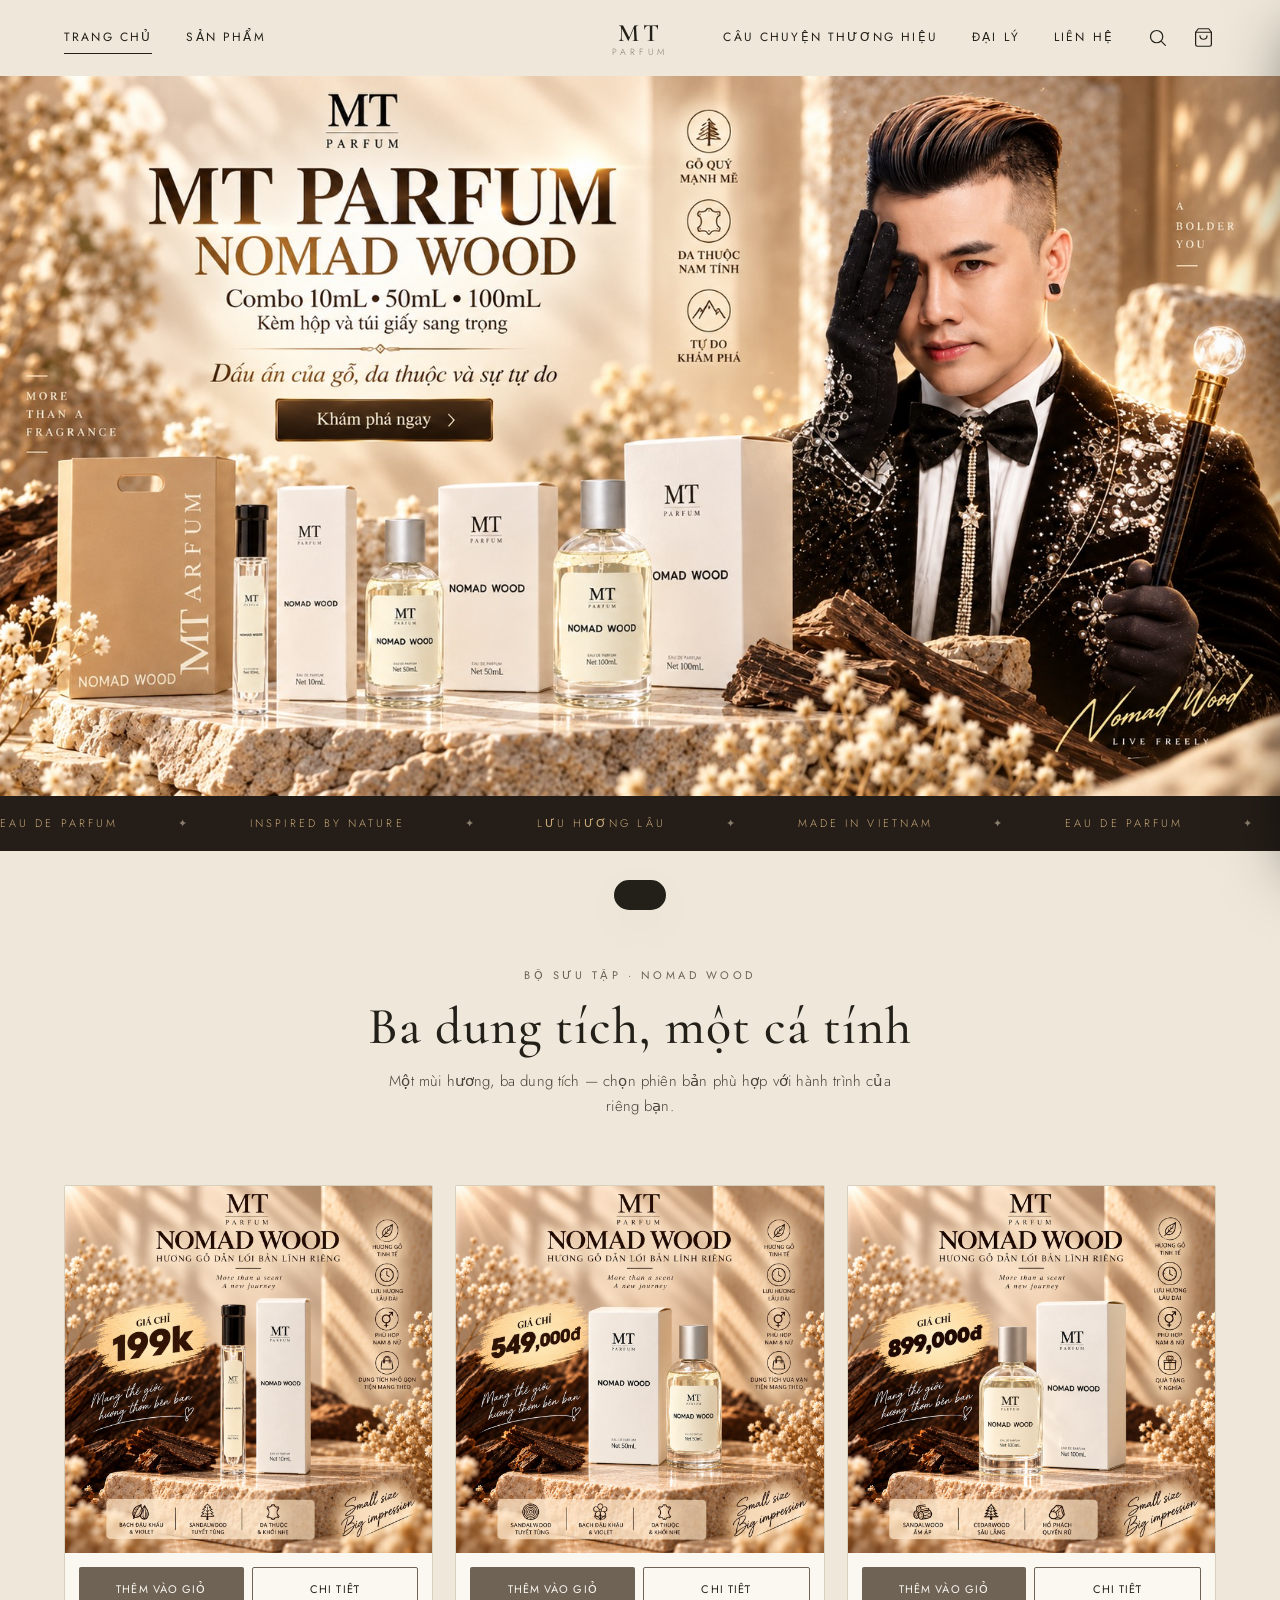
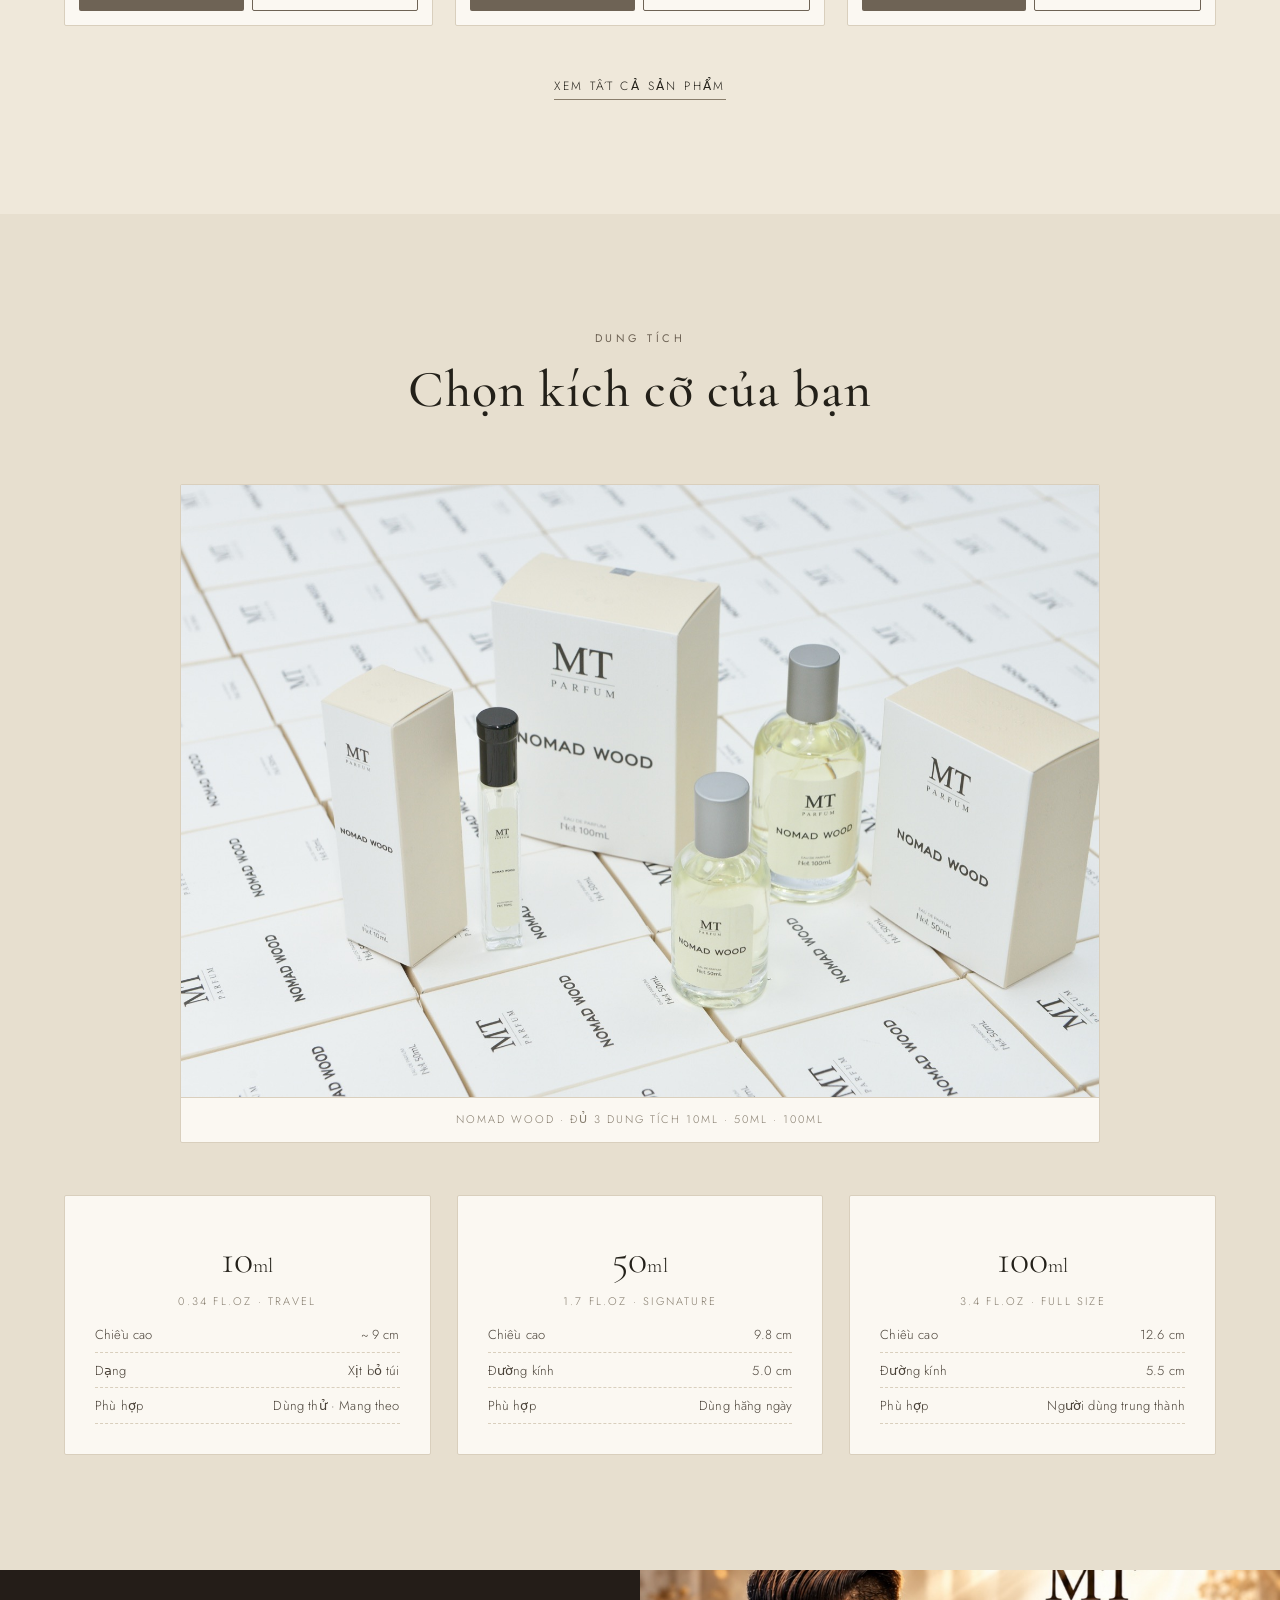
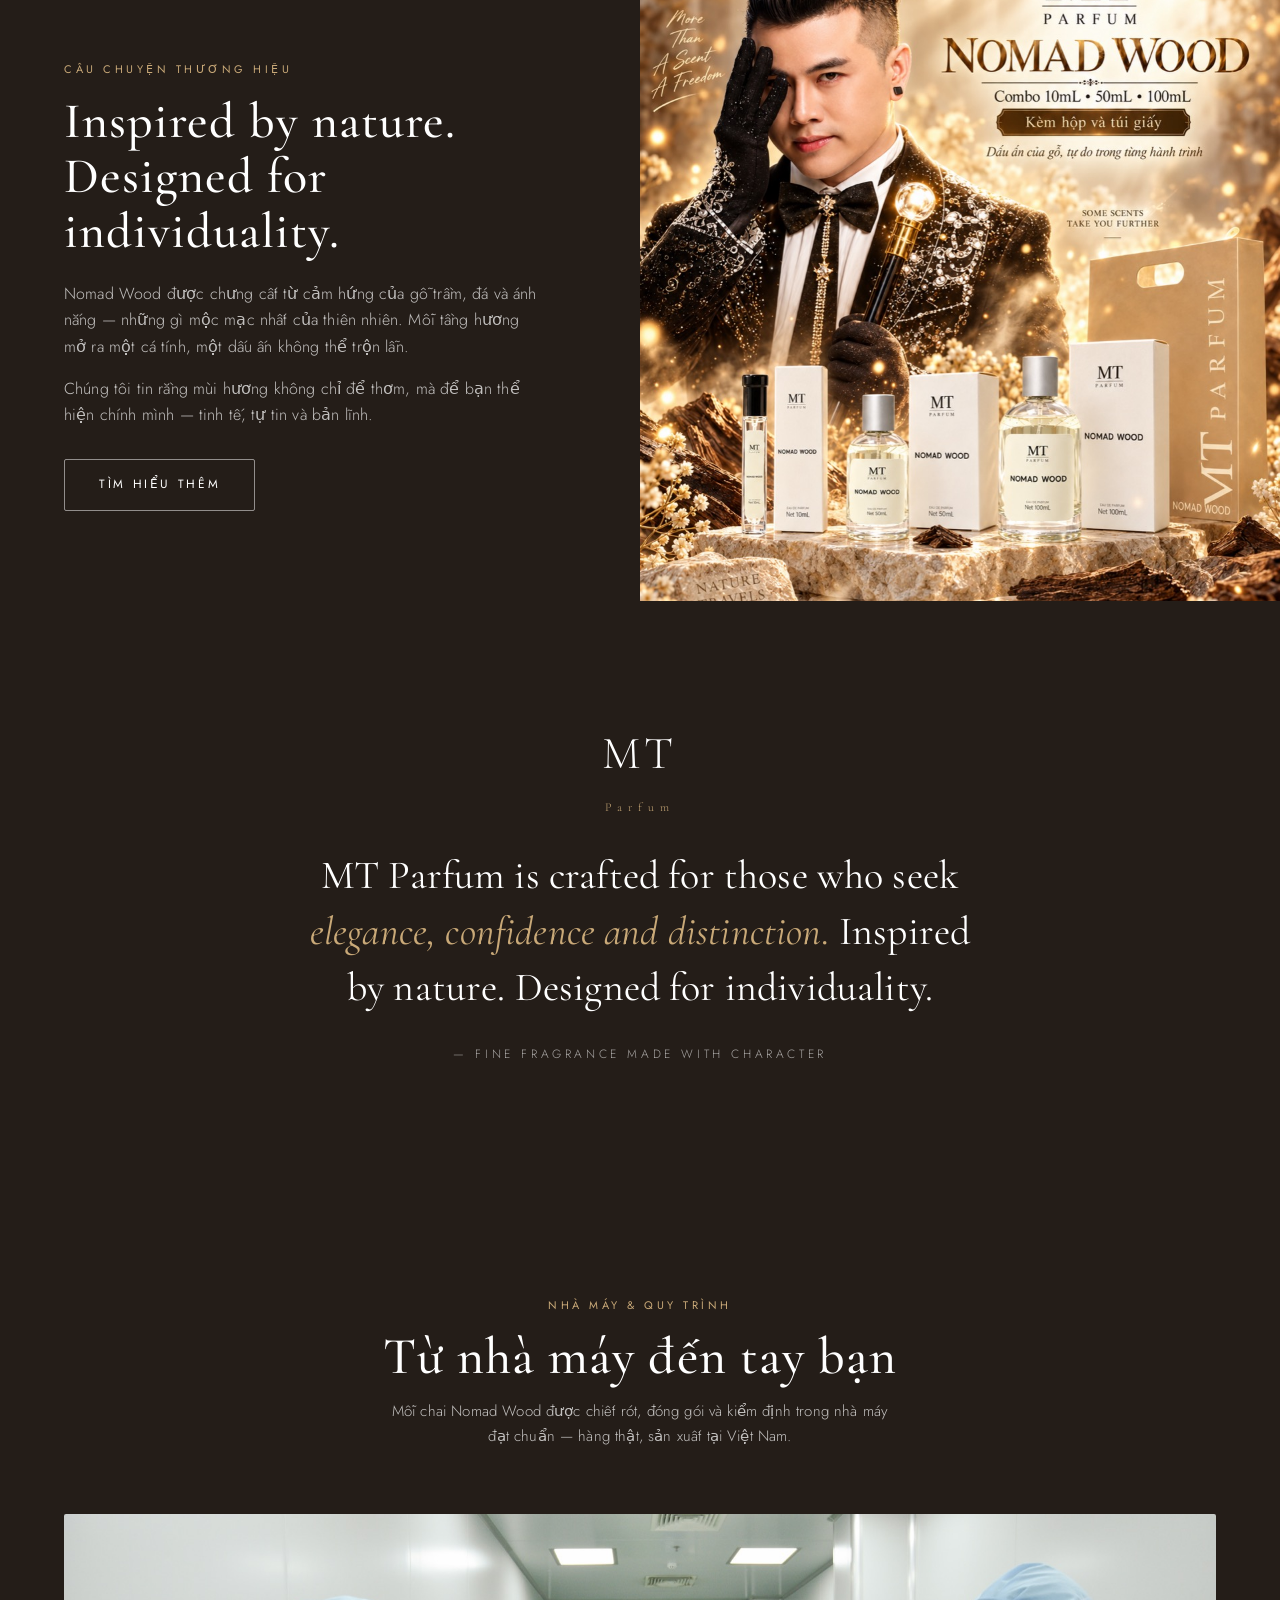
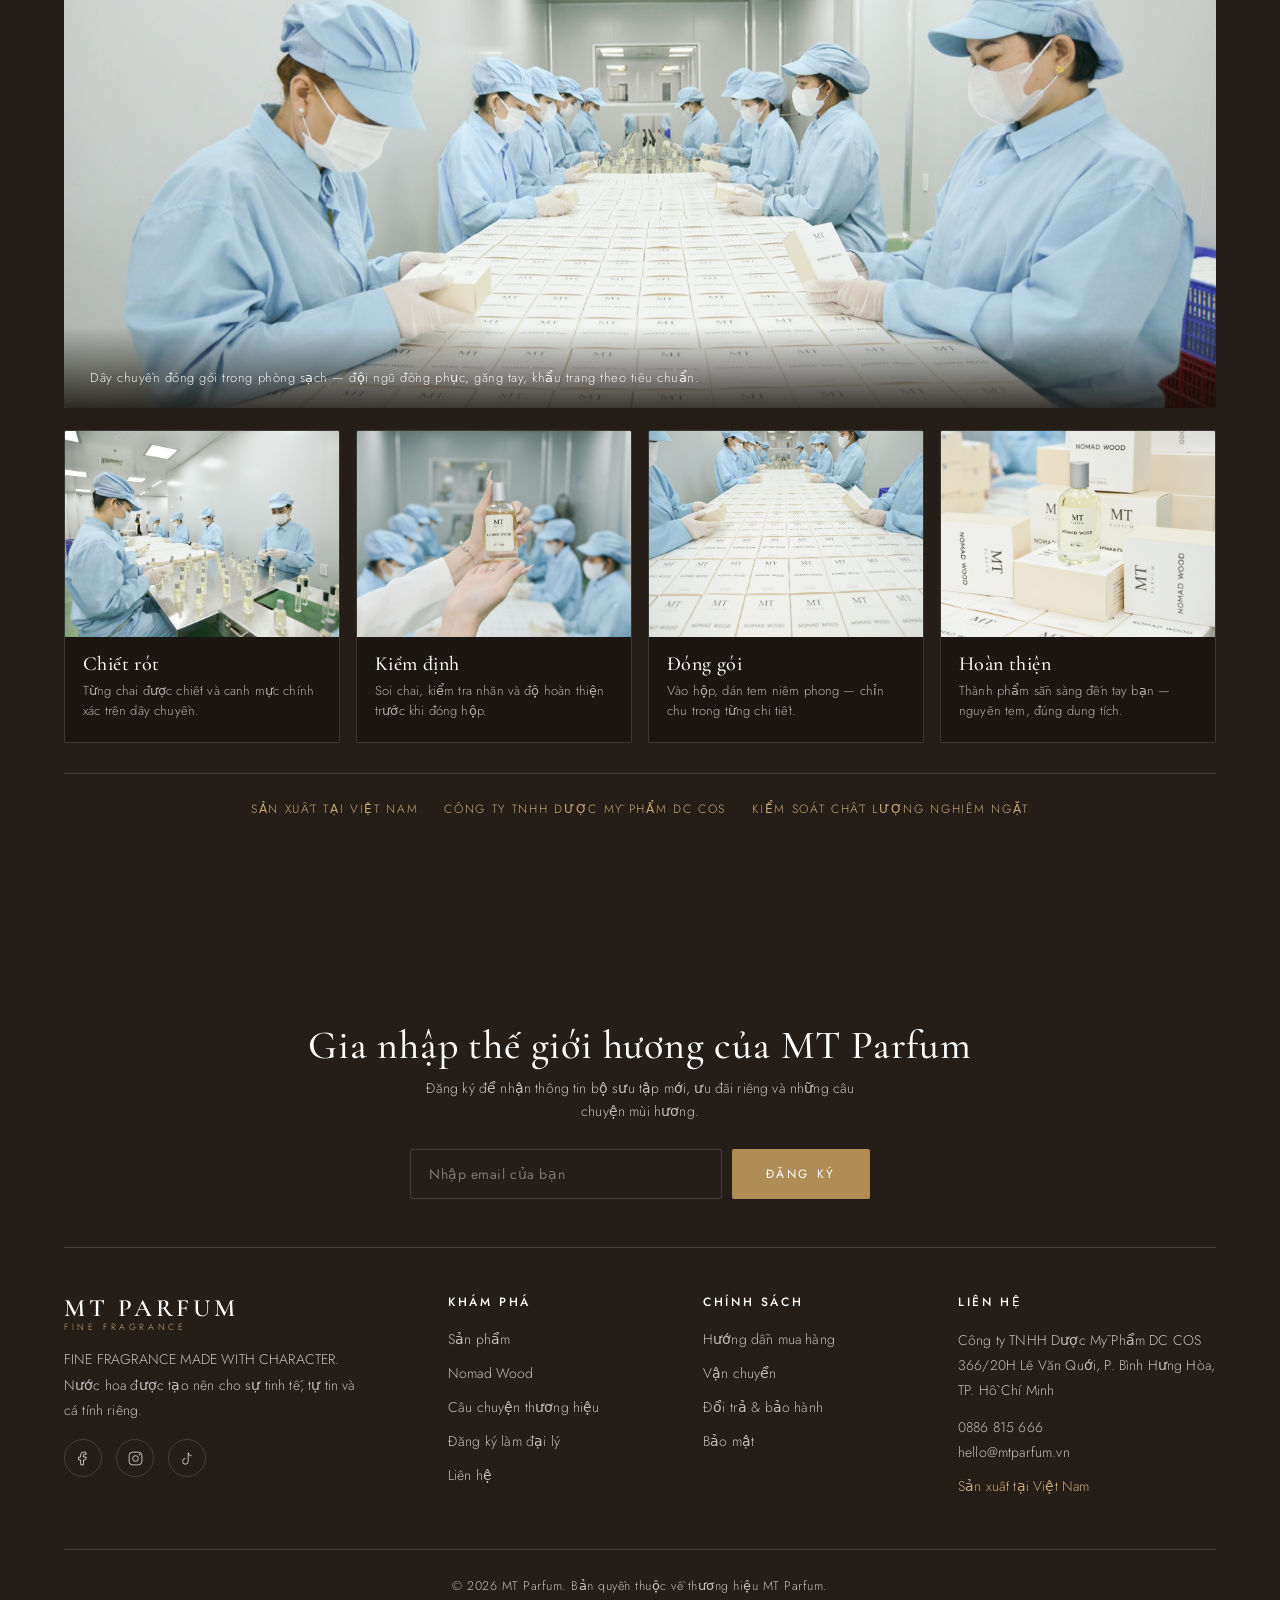
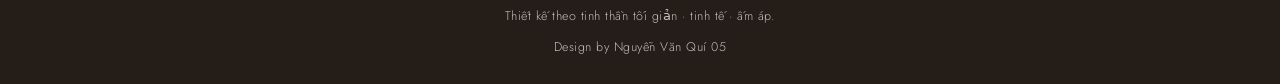
<file: index.html>
<!DOCTYPE html>
<html lang="vi">
<head>
  <meta charset="UTF-8">
  <meta name="viewport" content="width=device-width, initial-scale=1.0">
  <title>MT Parfum — Fine Fragrance Made With Character</title>
  <meta name="description" content="MT Parfum – Nomad Wood. Nước hoa cao cấp hương gỗ ấm, tinh tế và lưu hương lâu. Được tạo nên cho sự tự tin và cá tính riêng.">

  <meta property="og:type" content="website">
  <meta property="og:url" content="https://mtparfum.vn/">
  <meta property="og:site_name" content="MT Parfum">
  <meta property="og:title" content="MT Parfum — Leave Your Signature">
  <meta property="og:description" content="Nước hoa cao cấp hương gỗ ấm, tinh tế và lưu hương lâu — được tạo nên cho sự tự tin và cá tính riêng. Khám phá Nomad Wood.">
  <meta property="og:image" content="https://mtparfum.vn/assets/images/og-image.jpg?v=2">
  <meta property="og:image:width" content="1200">
  <meta property="og:image:height" content="630">
  <meta name="twitter:card" content="summary_large_image">
  <meta name="twitter:title" content="MT Parfum — Leave Your Signature">
  <meta name="twitter:description" content="Nước hoa cao cấp hương gỗ ấm, tinh tế và lưu hương lâu — được tạo nên cho sự tự tin và cá tính riêng.">
  <meta name="twitter:image" content="https://mtparfum.vn/assets/images/og-image.jpg?v=2">

  <link rel="preconnect" href="https://fonts.googleapis.com">
  <link rel="preconnect" href="https://fonts.gstatic.com" crossorigin>
  <link href="https://fonts.googleapis.com/css2?family=Cormorant+Garamond:ital,wght@0,400;0,500;0,600;1,400;1,500&family=Jost:wght@300;400;500&display=swap" rel="stylesheet">
  <link rel="stylesheet" href="assets/css/style.css">
</head>
<body data-page="home">

  <!-- HERO BANNER (poster KOL) -->
  <section class="hero-banner">
    <a href="products.html" aria-label="Khám phá MT Parfum Nomad Wood">
      <img class="hb-desktop" src="assets/images/hero_banner.jpg" alt="MT Parfum Nomad Wood — Combo 10ml, 50ml, 100ml">
      <img class="hb-mobile" src="assets/images/hero_banner_mobile.jpg" alt="MT Parfum Nomad Wood — Combo 10ml, 50ml, 100ml">
    </a>
  </section>

  <!-- TRUST STRIP -->
  <div class="strip">
    <div class="strip__row">
      <span>Eau de Parfum</span><span>Inspired by Nature</span><span>Lưu hương lâu</span><span>Made in Vietnam</span>
      <span>Eau de Parfum</span><span>Inspired by Nature</span><span>Lưu hương lâu</span><span>Made in Vietnam</span>
    </div>
  </div>

  <!-- FEATURED PRODUCTS -->
  <section class="section" id="featured">
    <div class="wrap">
      <div class="sec-head reveal">
        <span class="eyebrow">Bộ sưu tập · Nomad Wood</span>
        <h2>Ba dung tích, một cá tính</h2>
        <p>Một mùi hương, ba dung tích — chọn phiên bản phù hợp với hành trình của riêng bạn.</p>
      </div>
      <div class="poster-grid" id="homeGrid"></div>
      <div class="center" style="margin-top:46px">
        <a href="products.html" class="link-underline">Xem tất cả sản phẩm</a>
      </div>
    </div>
  </section>

  <!-- SIZE SPECS -->
  <section class="section" style="background:var(--cream-2)">
    <div class="wrap">
      <div class="sec-head reveal">
        <span class="eyebrow">Dung tích</span>
        <h2>Chọn kích cỡ của bạn</h2>
      </div>
      <figure class="size-visual reveal">
        <img src="assets/images/that_bo_dayodu.jpg" alt="Bộ Nomad Wood 10ml, 50ml, 100ml" loading="lazy">
        <figcaption>Nomad Wood · đủ 3 dung tích 10ml · 50ml · 100ml</figcaption>
      </figure>
      <div class="specs">
        <div class="spec-card reveal">
          <div class="vol">10<span style="font-size:20px">ml</span></div>
          <div class="fl">0.34 FL.OZ · Travel</div>
          <ul>
            <li><span>Chiều cao</span><span>~ 9 cm</span></li>
            <li><span>Dạng</span><span>Xịt bỏ túi</span></li>
            <li><span>Phù hợp</span><span>Dùng thử · Mang theo</span></li>
          </ul>
        </div>
        <div class="spec-card reveal d1">
          <div class="vol">50<span style="font-size:20px">ml</span></div>
          <div class="fl">1.7 FL.OZ · Signature</div>
          <ul>
            <li><span>Chiều cao</span><span>9.8 cm</span></li>
            <li><span>Đường kính</span><span>5.0 cm</span></li>
            <li><span>Phù hợp</span><span>Dùng hằng ngày</span></li>
          </ul>
        </div>
        <div class="spec-card reveal d2">
          <div class="vol">100<span style="font-size:20px">ml</span></div>
          <div class="fl">3.4 FL.OZ · Full Size</div>
          <ul>
            <li><span>Chiều cao</span><span>12.6 cm</span></li>
            <li><span>Đường kính</span><span>5.5 cm</span></li>
            <li><span>Phù hợp</span><span>Người dùng trung thành</span></li>
          </ul>
        </div>
      </div>
    </div>
  </section>

  <!-- BRAND STORY SPLIT -->
  <section class="split split--rev">
    <div class="split__media reveal"><img src="assets/images/tk_sang_1.jpg" alt="MT Parfum Nomad Wood — inspired by nature" style="object-position:center 22%"></div>
    <div class="split__body on-dark">
      <span class="eyebrow reveal">Câu chuyện thương hiệu</span>
      <h2 class="reveal d1">Inspired by nature.<br>Designed for individuality.</h2>
      <p class="reveal d2">Nomad Wood được chưng cất từ cảm hứng của gỗ trầm, đá và ánh nắng — những gì mộc mạc nhất của thiên nhiên. Mỗi tầng hương mở ra một cá tính, một dấu ấn không thể trộn lẫn.</p>
      <p class="reveal d2">Chúng tôi tin rằng mùi hương không chỉ để thơm, mà để bạn thể hiện chính mình — tinh tế, tự tin và bản lĩnh.</p>
      <div class="reveal d3" style="margin-top:14px"><a href="about.html" class="btn btn--light">Tìm hiểu thêm</a></div>
    </div>
  </section>

  <!-- STATEMENT -->
  <section class="section statement">
    <div class="wrap">
      <div class="mark reveal">MT<small>Parfum</small></div>
      <blockquote class="reveal d1">MT Parfum is crafted for those who seek <em>elegance, confidence and distinction.</em> Inspired by nature. Designed for individuality.</blockquote>
      <div class="sign reveal d2">— Fine Fragrance Made With Character</div>
    </div>
  </section>

  <!-- NHÀ MÁY & QUY TRÌNH -->
  <section class="section process">
    <div class="wrap">
      <div class="sec-head reveal">
        <span class="eyebrow">Nhà máy &amp; Quy trình</span>
        <h2>Từ nhà máy đến tay bạn</h2>
        <p>Mỗi chai Nomad Wood được chiết rót, đóng gói và kiểm định trong nhà máy đạt chuẩn — hàng thật, sản xuất tại Việt Nam.</p>
      </div>

      <figure class="process-banner reveal">
        <img src="assets/images/that_nhamay_day.jpg" alt="Nhà máy sản xuất MT Parfum — phòng sạch" loading="lazy">
        <figcaption>Dây chuyền đóng gói trong phòng sạch — đội ngũ đồng phục, găng tay, khẩu trang theo tiêu chuẩn.</figcaption>
      </figure>

      <div class="process-grid">
        <div class="process-card reveal">
          <div class="ph"><img src="assets/images/that_nhamay_chietrot.jpg" alt="Chiết rót nước hoa" loading="lazy"></div>
          <div class="cap"><h4>Chiết rót</h4><p>Từng chai được chiết và canh mực chính xác trên dây chuyền.</p></div>
        </div>
        <div class="process-card reveal d1">
          <div class="ph"><img src="assets/images/that_kiemdinh_tay.jpg" alt="Kiểm định chất lượng" loading="lazy"></div>
          <div class="cap"><h4>Kiểm định</h4><p>Soi chai, kiểm tra nhãn và độ hoàn thiện trước khi đóng hộp.</p></div>
        </div>
        <div class="process-card reveal d2">
          <div class="ph"><img src="assets/images/that_nhamay_donggoi.jpg" alt="Đóng gói sản phẩm" loading="lazy"></div>
          <div class="cap"><h4>Đóng gói</h4><p>Vào hộp, dán tem niêm phong — chỉn chu trong từng chi tiết.</p></div>
        </div>
        <div class="process-card reveal d3">
          <div class="ph"><img src="assets/images/that_chai_hop_xep.jpg" alt="Sản phẩm hoàn thiện" loading="lazy"></div>
          <div class="cap"><h4>Hoàn thiện</h4><p>Thành phẩm sẵn sàng đến tay bạn — nguyên tem, đúng dung tích.</p></div>
        </div>
      </div>

      <div class="process-trust reveal">
        <span>Sản xuất tại Việt Nam</span>
        <span>Công ty TNHH Dược Mỹ Phẩm DC COS</span>
        <span>Kiểm soát chất lượng nghiêm ngặt</span>
      </div>
    </div>
  </section>

  <script src="assets/js/data.js?v=20260922e"></script>
  <script src="assets/js/site.js?v=20260922e"></script>
  <script src="assets/js/catalog.js?v=20260922e"></script>
  <script>document.addEventListener("DOMContentLoaded", () => renderPosterGrid("#homeGrid"));</script>
</body>
</html>
</file>
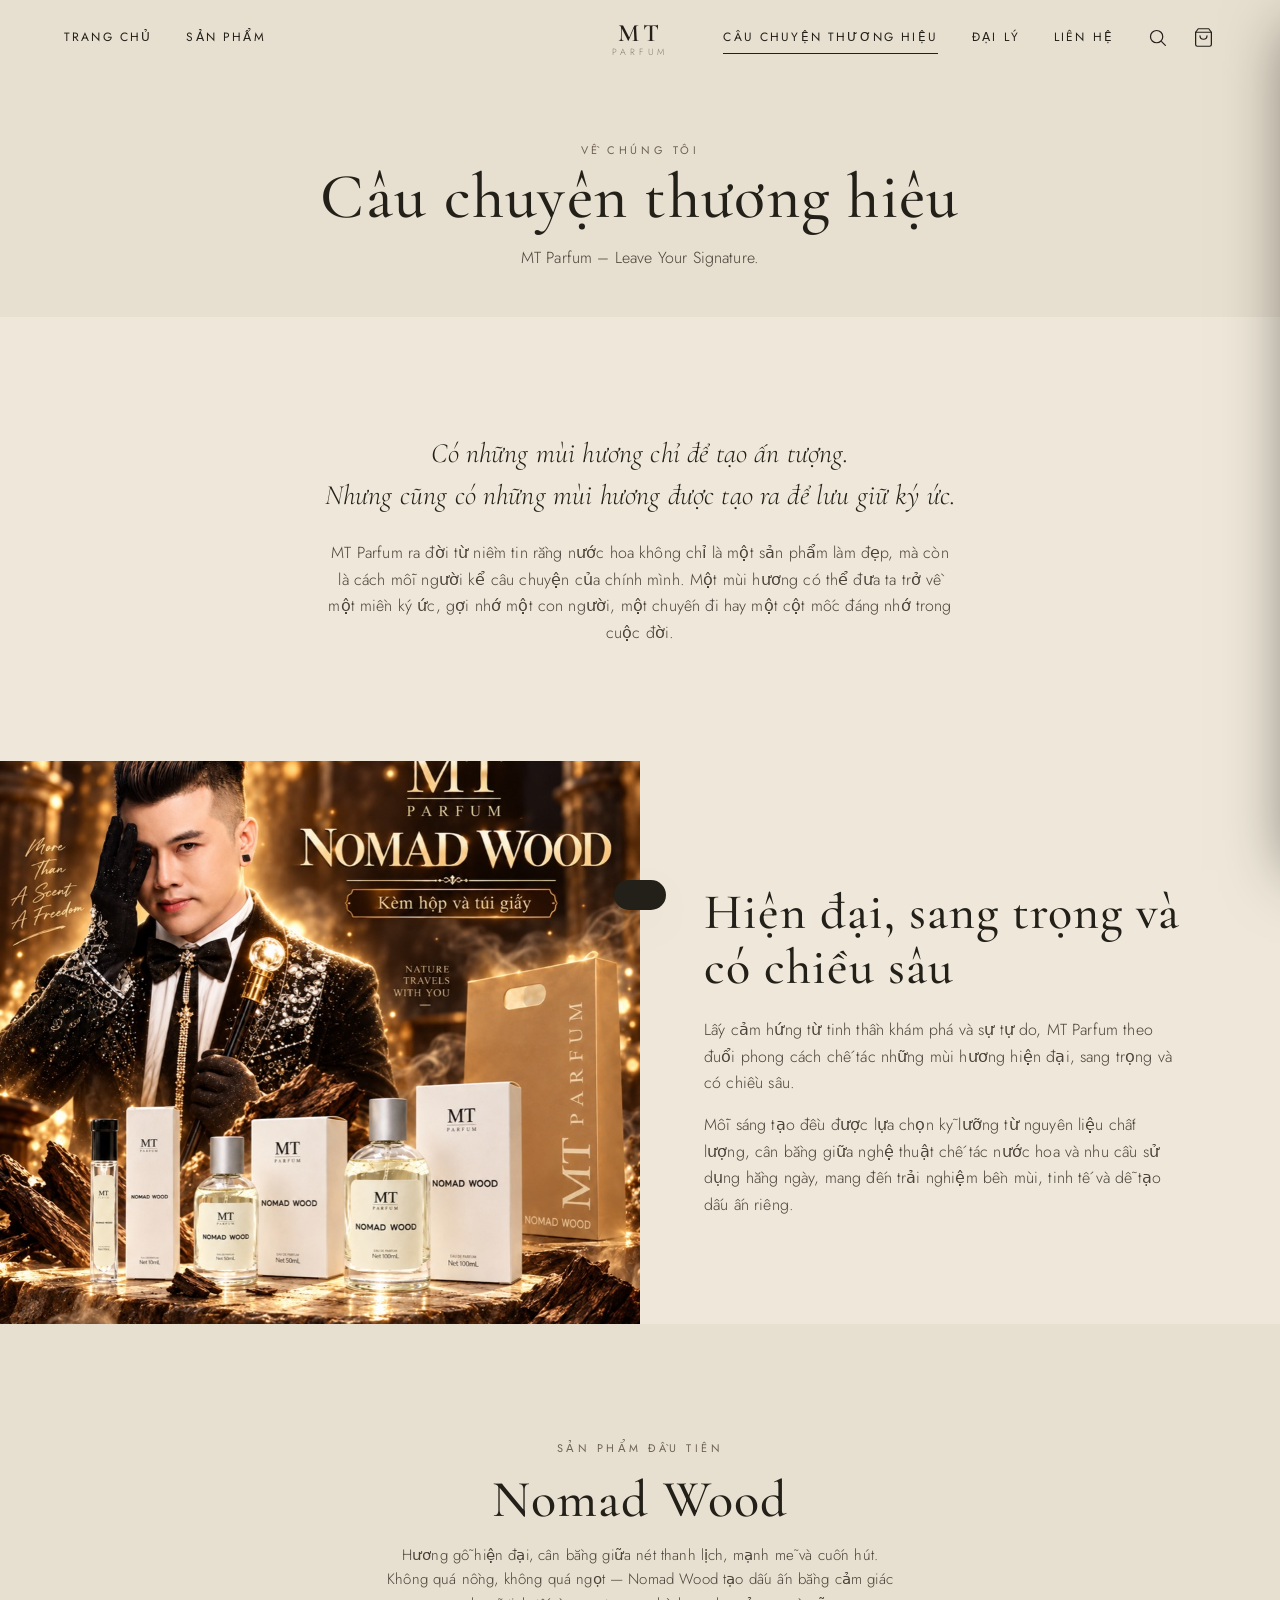
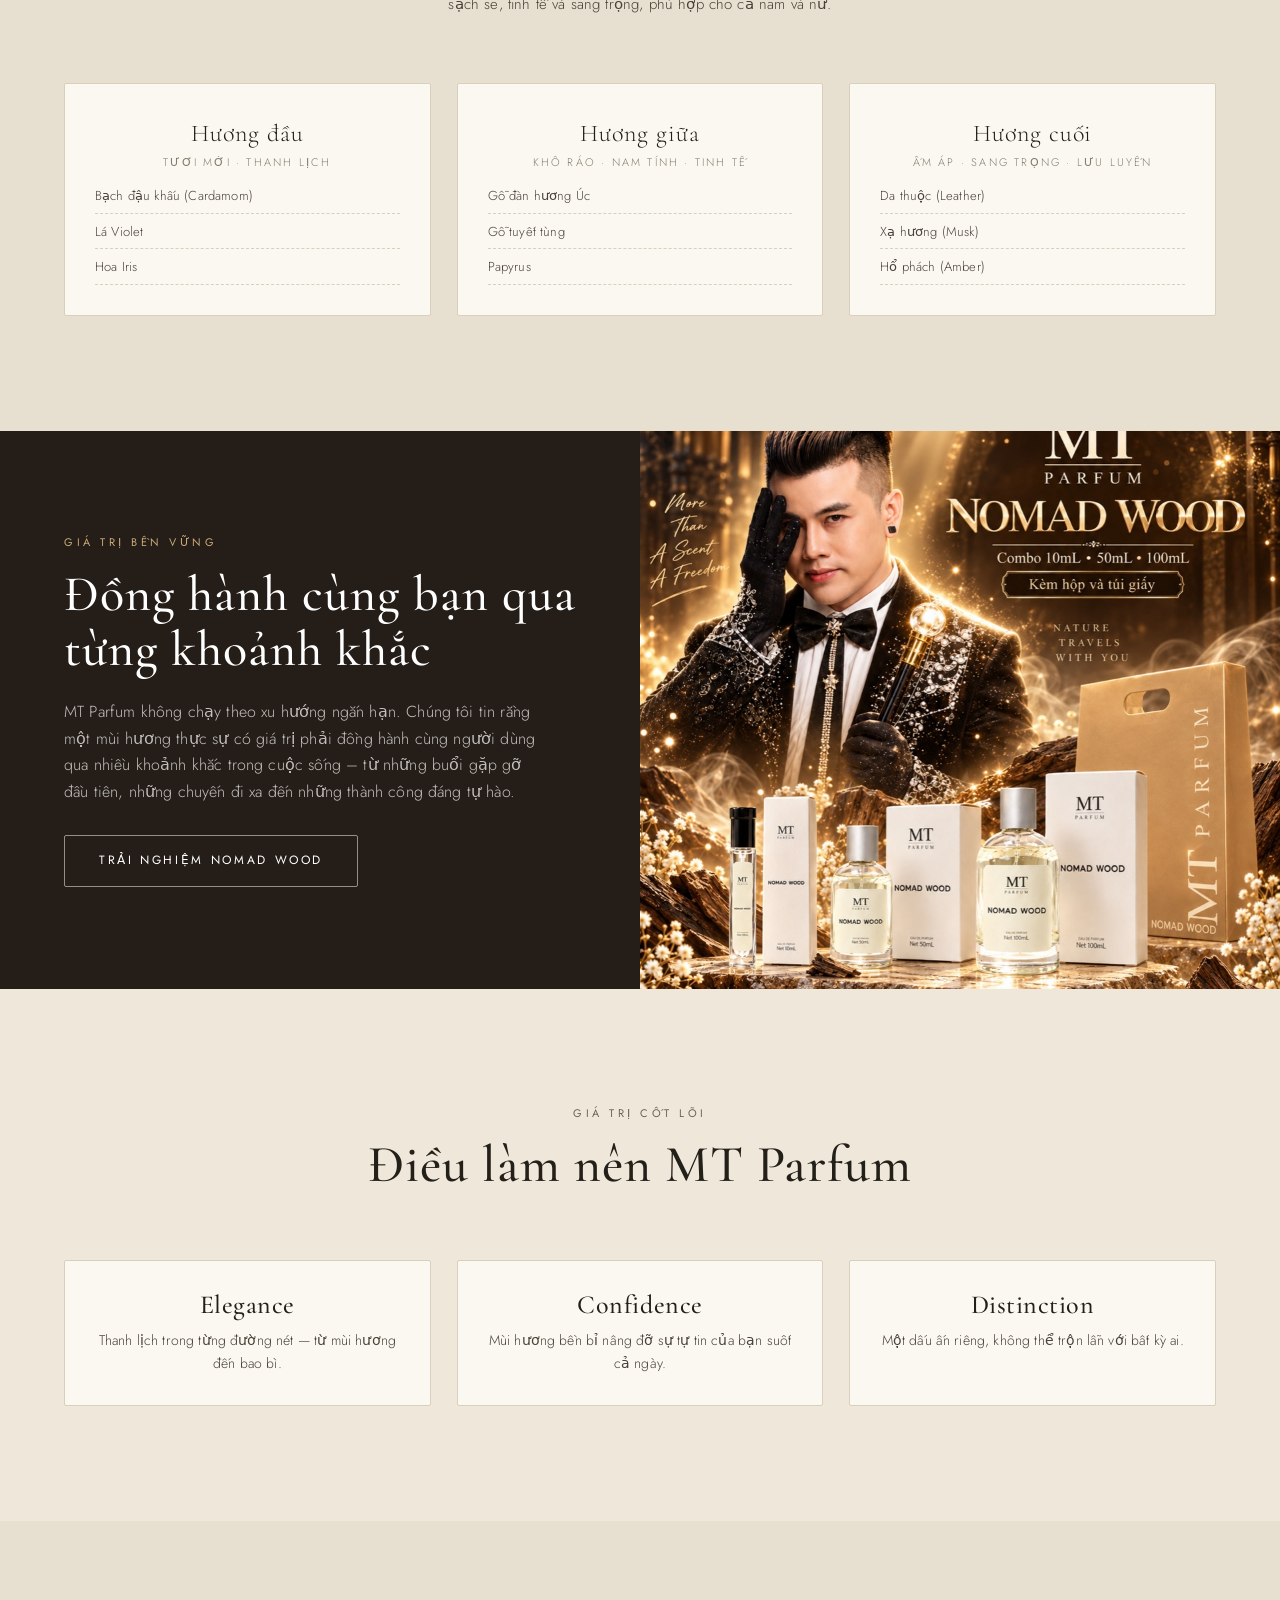
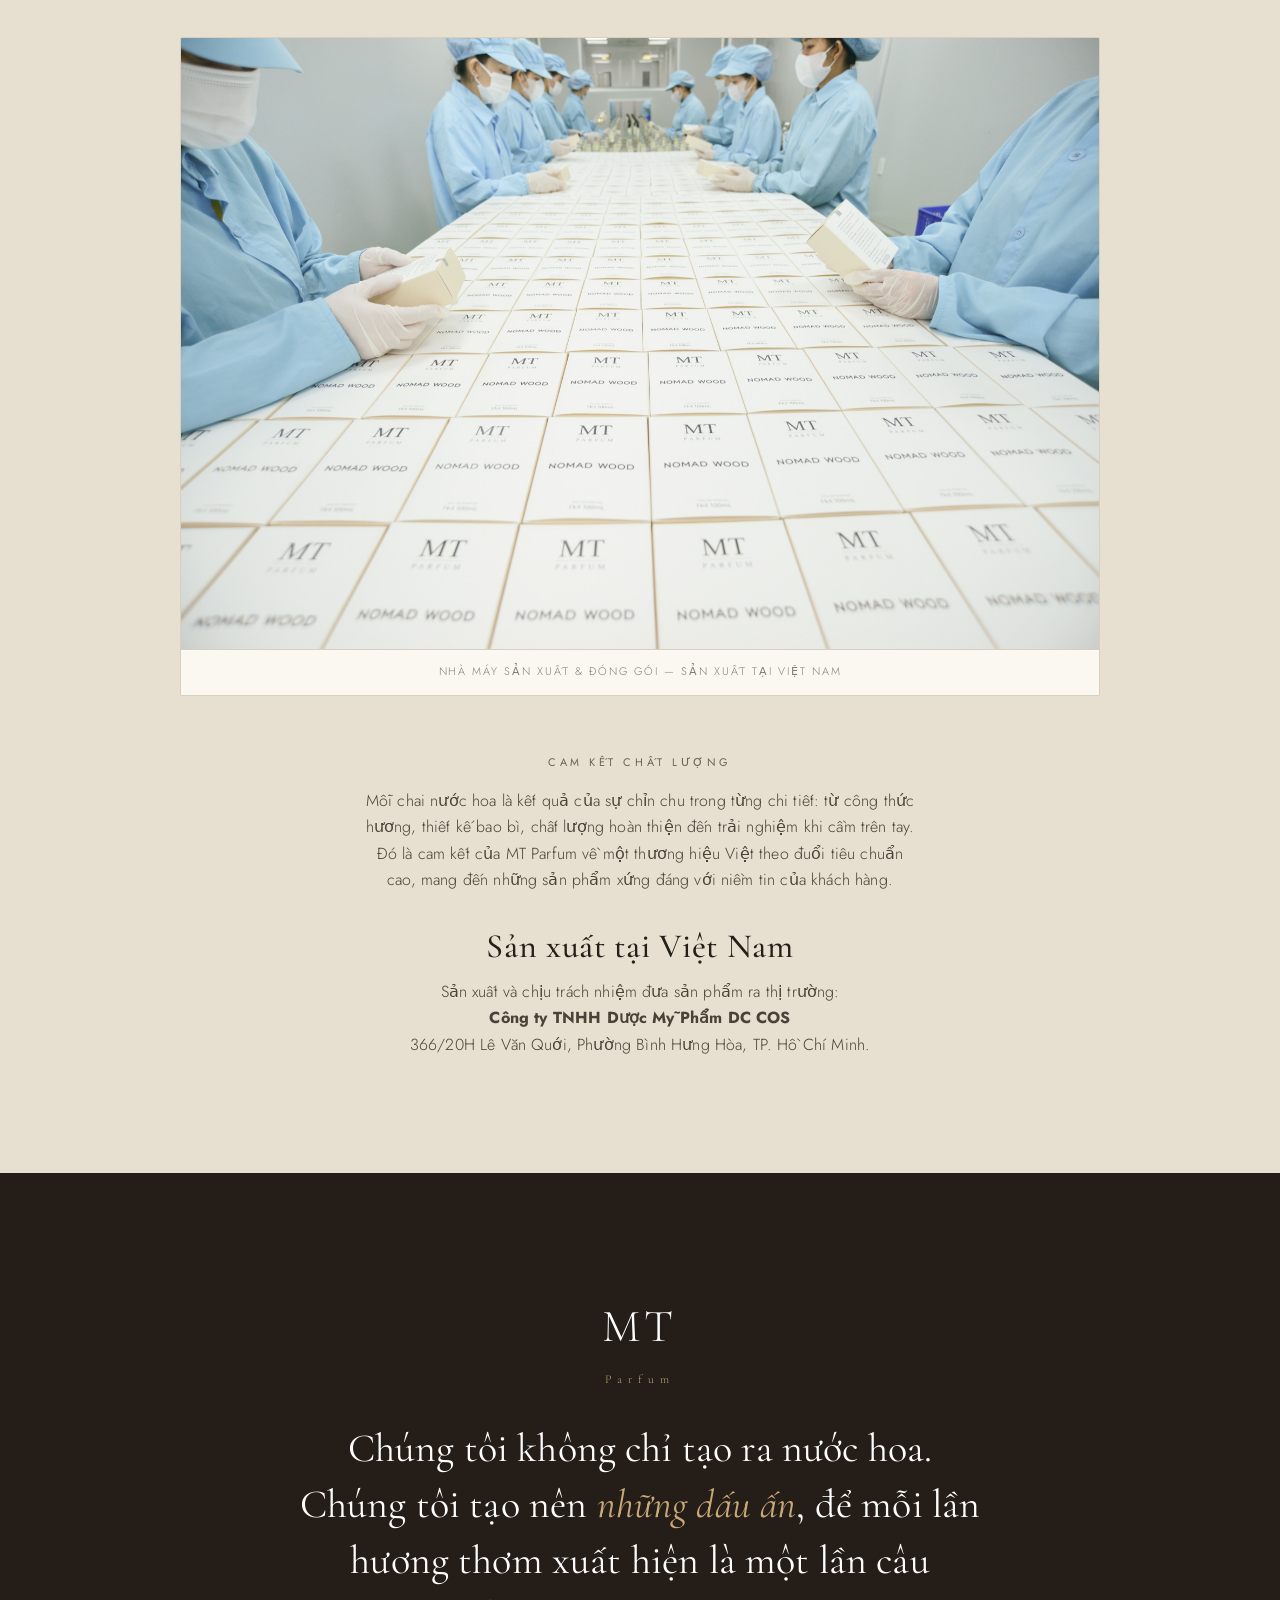
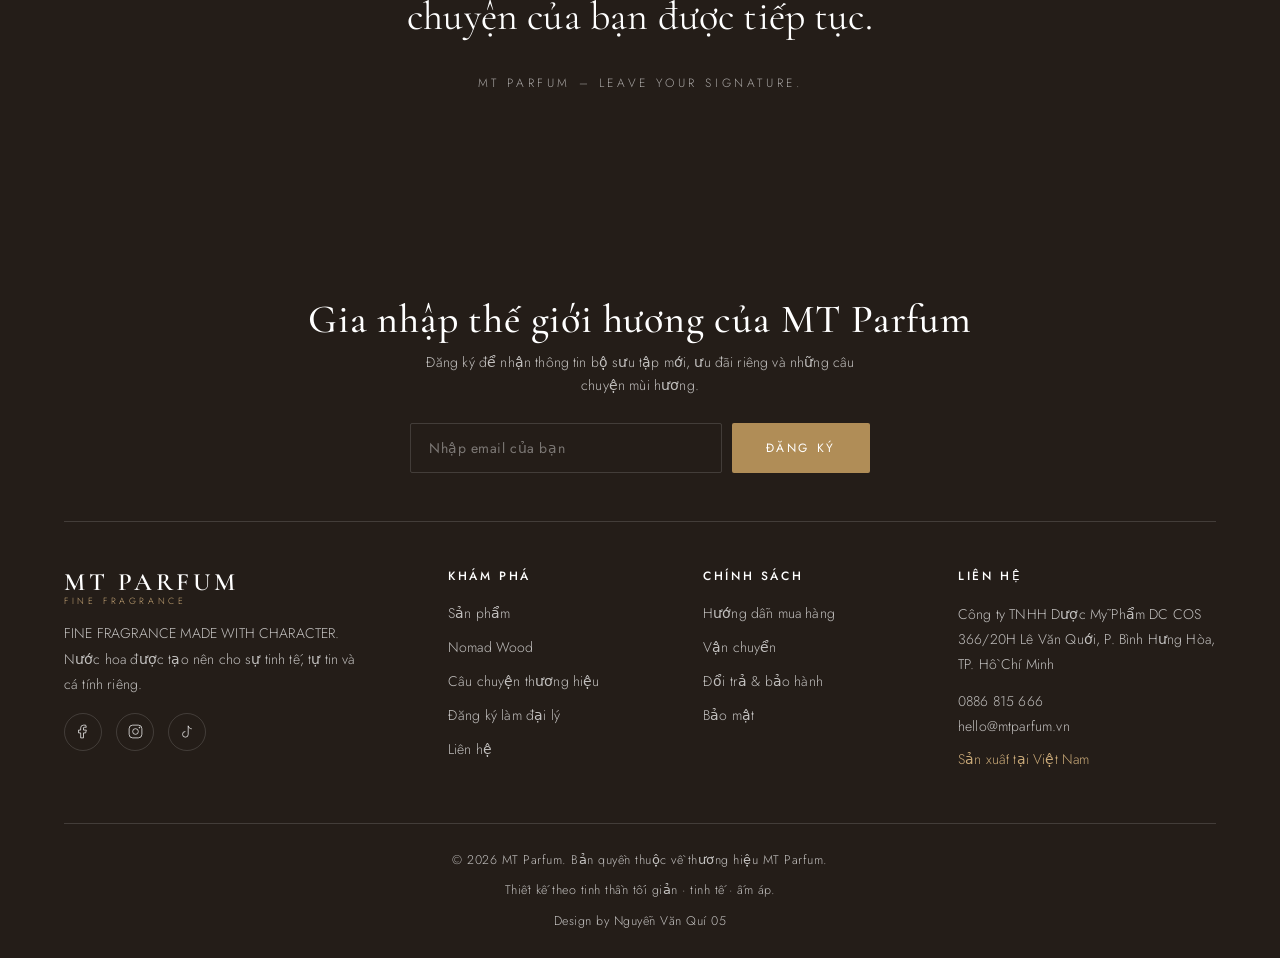
<file: about.html>
<!DOCTYPE html>
<html lang="vi">
<head>
  <meta charset="UTF-8">
  <meta name="viewport" content="width=device-width, initial-scale=1.0">
  <title>Câu chuyện thương hiệu — MT Parfum</title>
  <meta name="description" content="MT Parfum — Leave Your Signature. Câu chuyện về mùi hương, ký ức và cá tính riêng của mỗi người.">

  <meta property="og:type" content="website">
  <meta property="og:url" content="https://mtparfum.vn/about">
  <meta property="og:site_name" content="MT Parfum">
  <meta property="og:title" content="Câu chuyện thương hiệu — MT Parfum">
  <meta property="og:description" content="MT Parfum — Leave Your Signature. Câu chuyện về mùi hương, ký ức và cá tính riêng của mỗi người.">
  <meta property="og:image" content="https://mtparfum.vn/assets/images/og-image.jpg?v=2">
  <meta property="og:image:width" content="1200">
  <meta property="og:image:height" content="630">
  <meta name="twitter:card" content="summary_large_image">
  <meta name="twitter:title" content="Câu chuyện thương hiệu — MT Parfum">
  <meta name="twitter:description" content="MT Parfum — Leave Your Signature. Câu chuyện về mùi hương, ký ức và cá tính riêng của mỗi người.">
  <meta name="twitter:image" content="https://mtparfum.vn/assets/images/og-image.jpg?v=2">

  <link rel="preconnect" href="https://fonts.googleapis.com">
  <link rel="preconnect" href="https://fonts.gstatic.com" crossorigin>
  <link href="https://fonts.googleapis.com/css2?family=Cormorant+Garamond:ital,wght@0,400;0,500;0,600;1,400;1,500&family=Jost:wght@300;400;500&display=swap" rel="stylesheet">
  <link rel="stylesheet" href="assets/css/style.css">
</head>
<body data-page="about">

  <section class="page-hero">
    <div class="wrap reveal">
      <span class="eyebrow">Về chúng tôi</span>
      <h1>Câu chuyện thương hiệu</h1>
      <p>MT Parfum – Leave Your Signature.</p>
    </div>
  </section>

  <!-- Intro statement -->
  <section class="section center">
    <div class="wrap" style="max-width:760px">
      <p class="quote-serif reveal">Có những mùi hương chỉ để tạo ấn tượng.<br>Nhưng cũng có những mùi hương được tạo ra để lưu giữ ký ức.</p>
      <p class="reveal d1" style="margin-top:24px;color:var(--ink-soft)">MT Parfum ra đời từ niềm tin rằng nước hoa không chỉ là một sản phẩm làm đẹp, mà còn là cách mỗi người kể câu chuyện của chính mình. Một mùi hương có thể đưa ta trở về một miền ký ức, gợi nhớ một con người, một chuyến đi hay một cột mốc đáng nhớ trong cuộc đời.</p>
    </div>
  </section>

  <!-- Split 1: Triết lý sáng tạo -->
  <section class="split">
    <div class="split__media reveal"><img src="assets/images/tk_sang_2.jpg" alt="MT Parfum Nomad Wood" style="object-position:center 22%"></div>
    <div class="split__body">
      <span class="eyebrow reveal">Triết lý sáng tạo</span>
      <h2 class="reveal d1">Hiện đại, sang trọng và có chiều sâu</h2>
      <p class="reveal d2">Lấy cảm hứng từ tinh thần khám phá và sự tự do, MT Parfum theo đuổi phong cách chế tác những mùi hương hiện đại, sang trọng và có chiều sâu.</p>
      <p class="reveal d2">Mỗi sáng tạo đều được lựa chọn kỹ lưỡng từ nguyên liệu chất lượng, cân bằng giữa nghệ thuật chế tác nước hoa và nhu cầu sử dụng hằng ngày, mang đến trải nghiệm bền mùi, tinh tế và dễ tạo dấu ấn riêng.</p>
    </div>
  </section>

  <!-- Nomad Wood - tầng hương -->
  <section class="section" style="background:var(--cream-2)">
    <div class="wrap">
      <div class="sec-head reveal">
        <span class="eyebrow">Sản phẩm đầu tiên</span>
        <h2>Nomad Wood</h2>
        <p>Hương gỗ hiện đại, cân bằng giữa nét thanh lịch, mạnh mẽ và cuốn hút. Không quá nồng, không quá ngọt — Nomad Wood tạo dấu ấn bằng cảm giác sạch sẽ, tinh tế và sang trọng, phù hợp cho cả nam và nữ.</p>
      </div>
      <div class="specs">
        <div class="spec-card reveal">
          <div class="vol" style="font-size:24px;letter-spacing:.04em">Hương đầu</div>
          <div class="fl">Tươi mới · Thanh lịch</div>
          <ul>
            <li><span>Bạch đậu khấu (Cardamom)</span></li>
            <li><span>Lá Violet</span></li>
            <li><span>Hoa Iris</span></li>
          </ul>
        </div>
        <div class="spec-card reveal d1">
          <div class="vol" style="font-size:24px;letter-spacing:.04em">Hương giữa</div>
          <div class="fl">Khô ráo · Nam tính · Tinh tế</div>
          <ul>
            <li><span>Gỗ đàn hương Úc</span></li>
            <li><span>Gỗ tuyết tùng</span></li>
            <li><span>Papyrus</span></li>
          </ul>
        </div>
        <div class="spec-card reveal d2">
          <div class="vol" style="font-size:24px;letter-spacing:.04em">Hương cuối</div>
          <div class="fl">Ấm áp · Sang trọng · Lưu luyến</div>
          <ul>
            <li><span>Da thuộc (Leather)</span></li>
            <li><span>Xạ hương (Musk)</span></li>
            <li><span>Hổ phách (Amber)</span></li>
          </ul>
        </div>
      </div>
    </div>
  </section>

  <!-- Split 2: Giá trị bền vững -->
  <section class="split split--rev">
    <div class="split__media reveal"><img src="assets/images/tk_sang_3.jpg" alt="Nomad Wood đồng hành cùng mọi khoảnh khắc" style="object-position:center 22%"></div>
    <div class="split__body on-dark">
      <span class="eyebrow reveal">Giá trị bền vững</span>
      <h2 class="reveal d1">Đồng hành cùng bạn qua từng khoảnh khắc</h2>
      <p class="reveal d2">MT Parfum không chạy theo xu hướng ngắn hạn. Chúng tôi tin rằng một mùi hương thực sự có giá trị phải đồng hành cùng người dùng qua nhiều khoảnh khắc trong cuộc sống – từ những buổi gặp gỡ đầu tiên, những chuyến đi xa đến những thành công đáng tự hào.</p>
      <div class="reveal d3" style="margin-top:14px"><a href="product.html" class="btn btn--light">Trải nghiệm Nomad Wood</a></div>
    </div>
  </section>

  <!-- Values -->
  <section class="section">
    <div class="wrap">
      <div class="sec-head reveal"><span class="eyebrow">Giá trị cốt lõi</span><h2>Điều làm nên MT Parfum</h2></div>
      <div class="specs">
        <div class="spec-card reveal">
          <h3 style="font-size:26px;margin-bottom:10px">Elegance</h3>
          <p style="font-size:14px;color:var(--ink-soft)">Thanh lịch trong từng đường nét — từ mùi hương đến bao bì.</p>
        </div>
        <div class="spec-card reveal d1">
          <h3 style="font-size:26px;margin-bottom:10px">Confidence</h3>
          <p style="font-size:14px;color:var(--ink-soft)">Mùi hương bền bỉ nâng đỡ sự tự tin của bạn suốt cả ngày.</p>
        </div>
        <div class="spec-card reveal d2">
          <h3 style="font-size:26px;margin-bottom:10px">Distinction</h3>
          <p style="font-size:14px;color:var(--ink-soft)">Một dấu ấn riêng, không thể trộn lẫn với bất kỳ ai.</p>
        </div>
      </div>
    </div>
  </section>

  <!-- Cam kết chất lượng + Nhà sản xuất -->
  <section class="section center" style="background:var(--cream-2)">
    <figure class="size-visual reveal" style="margin-bottom:clamp(30px,5vw,52px)">
      <img src="assets/images/that_nhamay_donggoi.jpg" alt="Nhà máy đóng gói MT Parfum" loading="lazy">
      <figcaption>Nhà máy sản xuất &amp; đóng gói — sản xuất tại Việt Nam</figcaption>
    </figure>
    <div class="wrap" style="max-width:680px">
      <span class="eyebrow reveal">Cam kết chất lượng</span>
      <p class="reveal d1" style="margin-top:14px;color:var(--ink-soft)">Mỗi chai nước hoa là kết quả của sự chỉn chu trong từng chi tiết: từ công thức hương, thiết kế bao bì, chất lượng hoàn thiện đến trải nghiệm khi cầm trên tay. Đó là cam kết của MT Parfum về một thương hiệu Việt theo đuổi tiêu chuẩn cao, mang đến những sản phẩm xứng đáng với niềm tin của khách hàng.</p>
      <h2 class="reveal d2" style="font-size:clamp(24px,3.6vw,34px);margin:34px 0 14px">Sản xuất tại Việt Nam</h2>
      <p class="reveal d2" style="color:var(--ink-soft)">Sản xuất và chịu trách nhiệm đưa sản phẩm ra thị trường:<br>
      <b>Công ty TNHH Dược Mỹ Phẩm DC COS</b><br>
      366/20H Lê Văn Quới, Phường Bình Hưng Hòa, TP. Hồ Chí Minh.</p>
    </div>
  </section>

  <!-- Closing statement -->
  <section class="section statement">
    <div class="wrap">
      <div class="mark reveal">MT<small>Parfum</small></div>
      <blockquote class="reveal d1">Chúng tôi không chỉ tạo ra nước hoa.<br>Chúng tôi tạo nên <em>những dấu ấn</em>, để mỗi lần hương thơm xuất hiện là một lần câu chuyện của bạn được tiếp tục.</blockquote>
      <div class="sign reveal d2">MT Parfum – Leave Your Signature.</div>
    </div>
  </section>

  <script src="assets/js/data.js?v=20260922e"></script>
  <script src="assets/js/site.js?v=20260922e"></script>
</body>
</html>
</file>
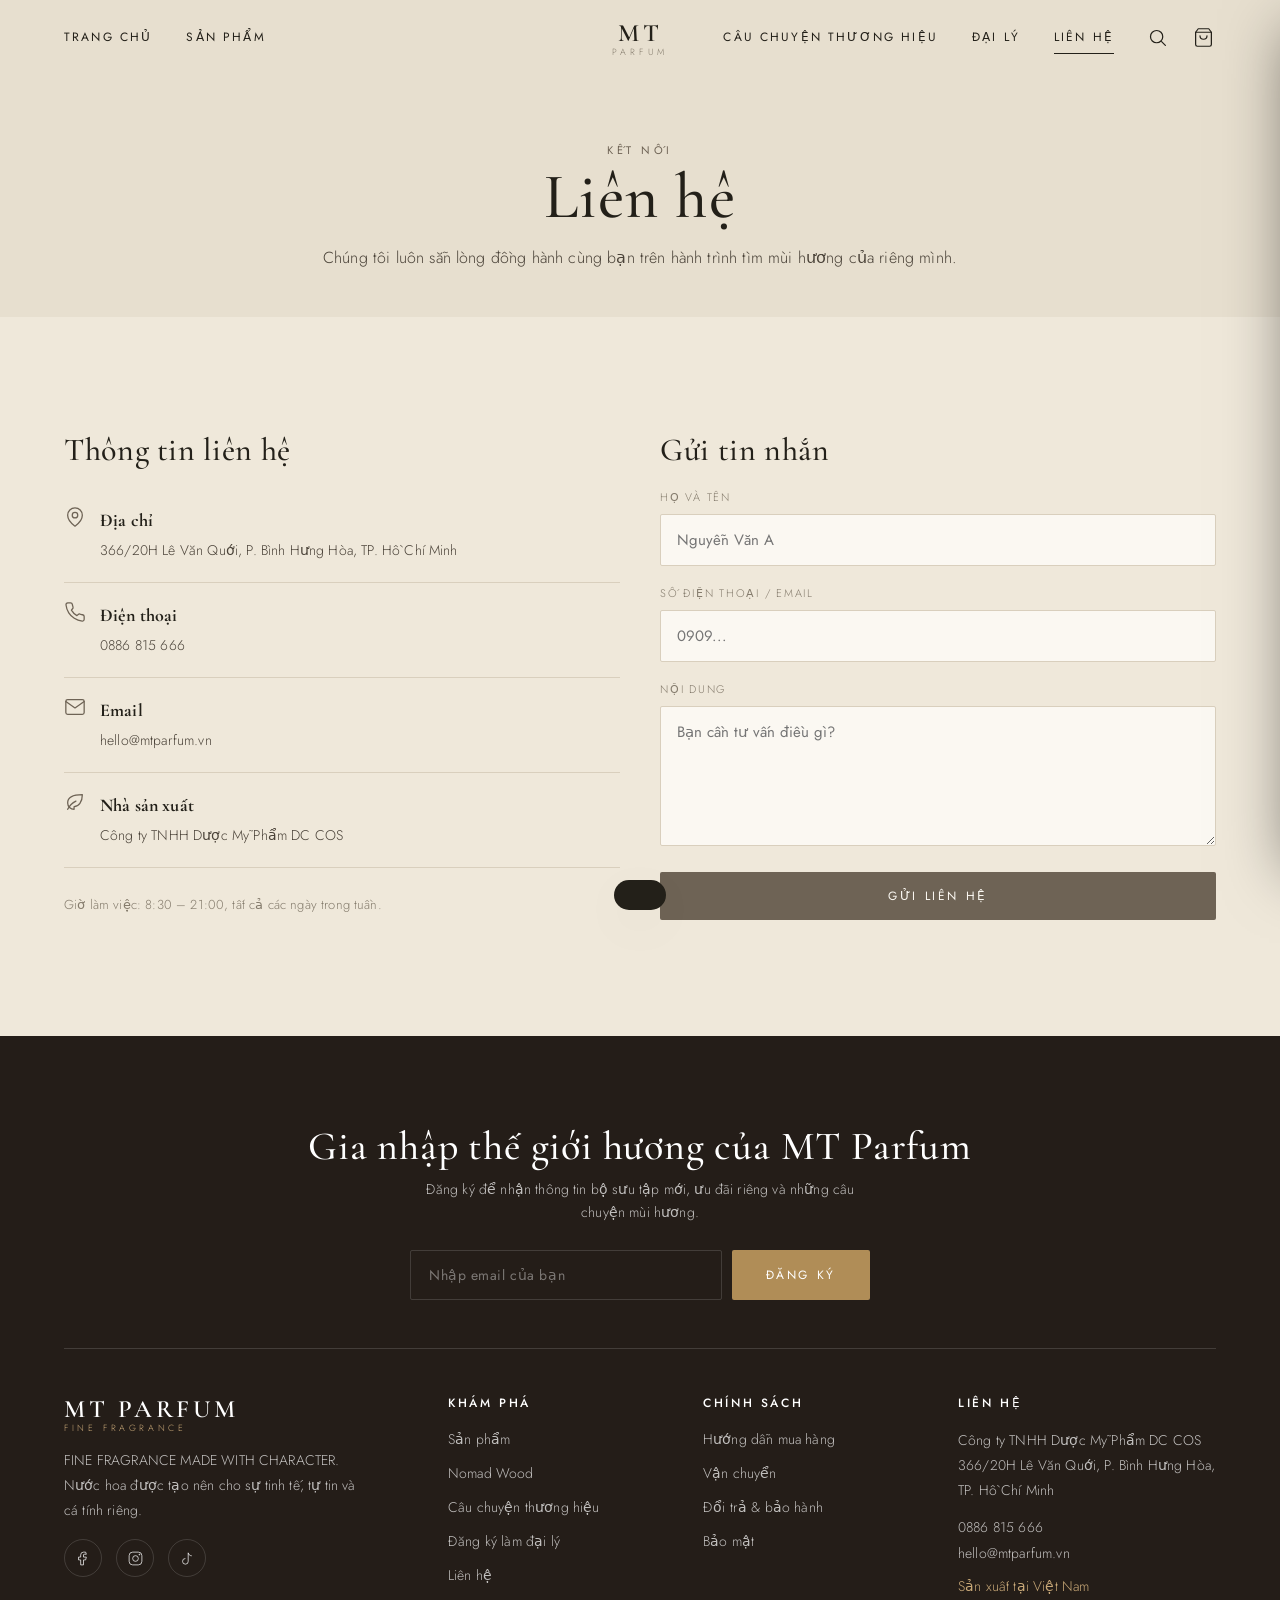
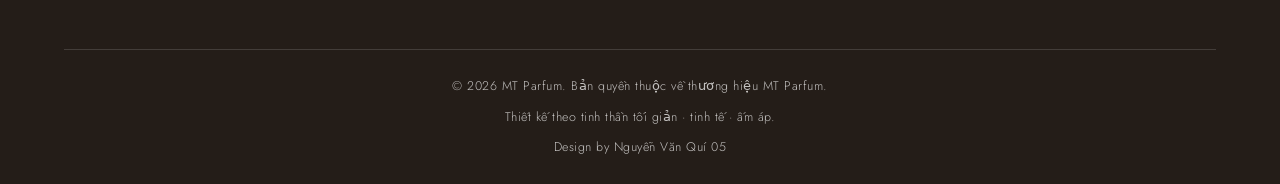
<file: contact.html>
<!DOCTYPE html>
<html lang="vi">
<head>
  <meta charset="UTF-8">
  <meta name="viewport" content="width=device-width, initial-scale=1.0">
  <title>Liên hệ — MT Parfum</title>
  <meta name="description" content="Liên hệ MT Parfum — tư vấn mùi hương, đặt hàng và hợp tác.">

  <meta property="og:type" content="website">
  <meta property="og:url" content="https://mtparfum.vn/contact">
  <meta property="og:site_name" content="MT Parfum">
  <meta property="og:title" content="Liên hệ — MT Parfum">
  <meta property="og:description" content="Liên hệ MT Parfum — tư vấn mùi hương, đặt hàng và hợp tác.">
  <meta property="og:image" content="https://mtparfum.vn/assets/images/og-image.jpg?v=2">
  <meta property="og:image:width" content="1200">
  <meta property="og:image:height" content="630">
  <meta name="twitter:card" content="summary_large_image">
  <meta name="twitter:title" content="Liên hệ — MT Parfum">
  <meta name="twitter:description" content="Liên hệ MT Parfum — tư vấn mùi hương, đặt hàng và hợp tác.">
  <meta name="twitter:image" content="https://mtparfum.vn/assets/images/og-image.jpg?v=2">

  <link rel="preconnect" href="https://fonts.googleapis.com">
  <link rel="preconnect" href="https://fonts.gstatic.com" crossorigin>
  <link href="https://fonts.googleapis.com/css2?family=Cormorant+Garamond:ital,wght@0,400;0,500;0,600;1,400;1,500&family=Jost:wght@300;400;500&display=swap" rel="stylesheet">
  <link rel="stylesheet" href="assets/css/style.css">
</head>
<body data-page="contact">

  <section class="page-hero">
    <div class="wrap reveal">
      <span class="eyebrow">Kết nối</span>
      <h1>Liên hệ</h1>
      <p>Chúng tôi luôn sẵn lòng đồng hành cùng bạn trên hành trình tìm mùi hương của riêng mình.</p>
    </div>
  </section>

  <section class="section">
    <div class="wrap">
      <div class="contact-grid">
        <div class="reveal">
          <h2 style="font-size:32px;margin-bottom:20px">Thông tin liên hệ</h2>
          <div id="contactInfo"></div>
          <p style="margin-top:26px;color:var(--muted);font-size:13px">Giờ làm việc: 8:30 – 21:00, tất cả các ngày trong tuần.</p>
        </div>
        <div class="reveal d1">
          <h2 style="font-size:32px;margin-bottom:20px">Gửi tin nhắn</h2>
          <form onsubmit="return sendContact(event)">
            <div class="field"><label>Họ và tên</label><input type="text" required placeholder="Nguyễn Văn A"></div>
            <div class="field"><label>Số điện thoại / Email</label><input type="text" required placeholder="0909..."></div>
            <div class="field"><label>Nội dung</label><textarea rows="5" required placeholder="Bạn cần tư vấn điều gì?"></textarea></div>
            <button class="btn btn--solid btn--block" type="submit">Gửi liên hệ</button>
          </form>
        </div>
      </div>
    </div>
  </section>

  <script src="assets/js/data.js?v=20260922e"></script>
  <script src="assets/js/site.js?v=20260922e"></script>
  <script>
    document.addEventListener("DOMContentLoaded", () => {
      qs("#contactInfo").innerHTML = `
        <div class="info-line">${IC.pin}<div><b>Địa chỉ</b><span>${SITE.address}</span></div></div>
        <div class="info-line">${IC.phone}<div><b>Điện thoại</b><span>${SITE.phone}</span></div></div>
        <div class="info-line">${IC.mail}<div><b>Email</b><span>${SITE.email}</span></div></div>
        <div class="info-line">${IC.leaf}<div><b>Nhà sản xuất</b><span>${SITE.company}</span></div></div>`;
    });
    function sendContact(e){ e.preventDefault(); e.target.reset(); toast("Cảm ơn bạn! Chúng tôi sẽ liên hệ lại sớm nhất."); return false; }
  </script>
</body>
</html>
</file>
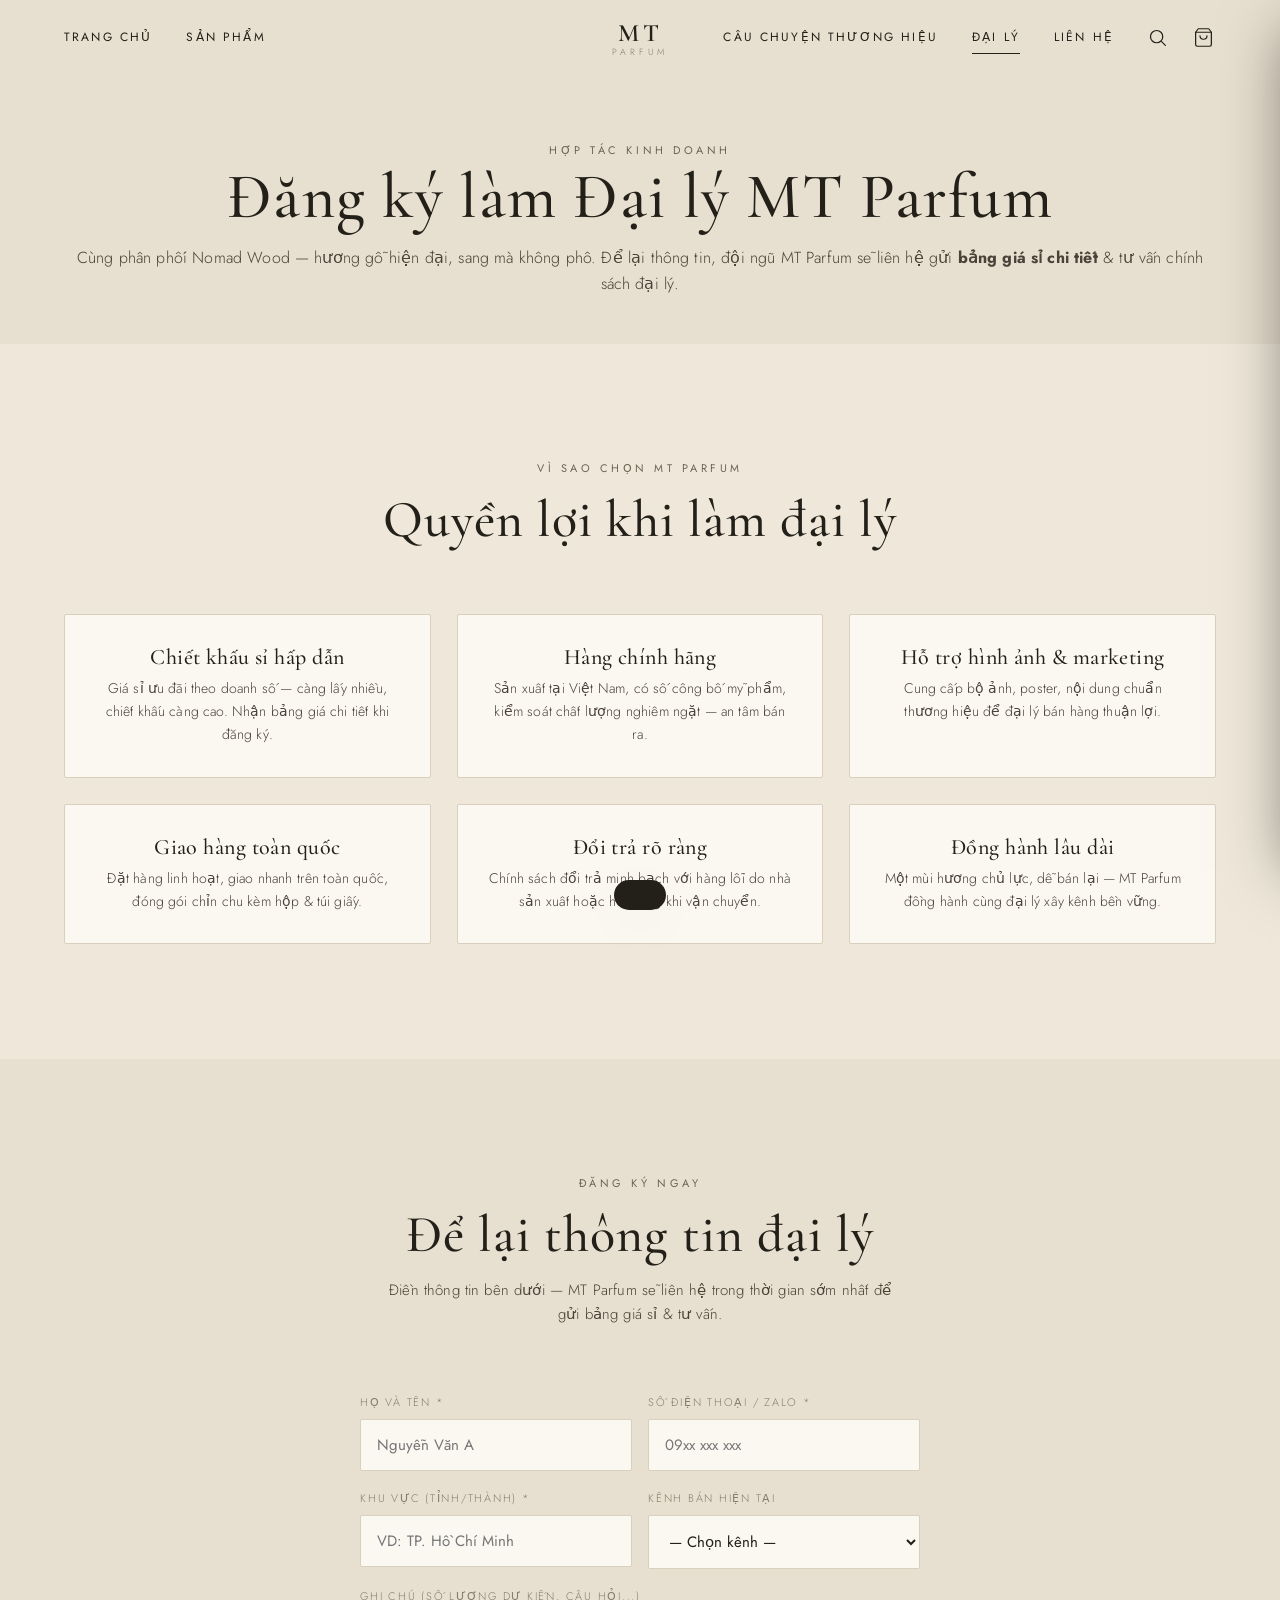
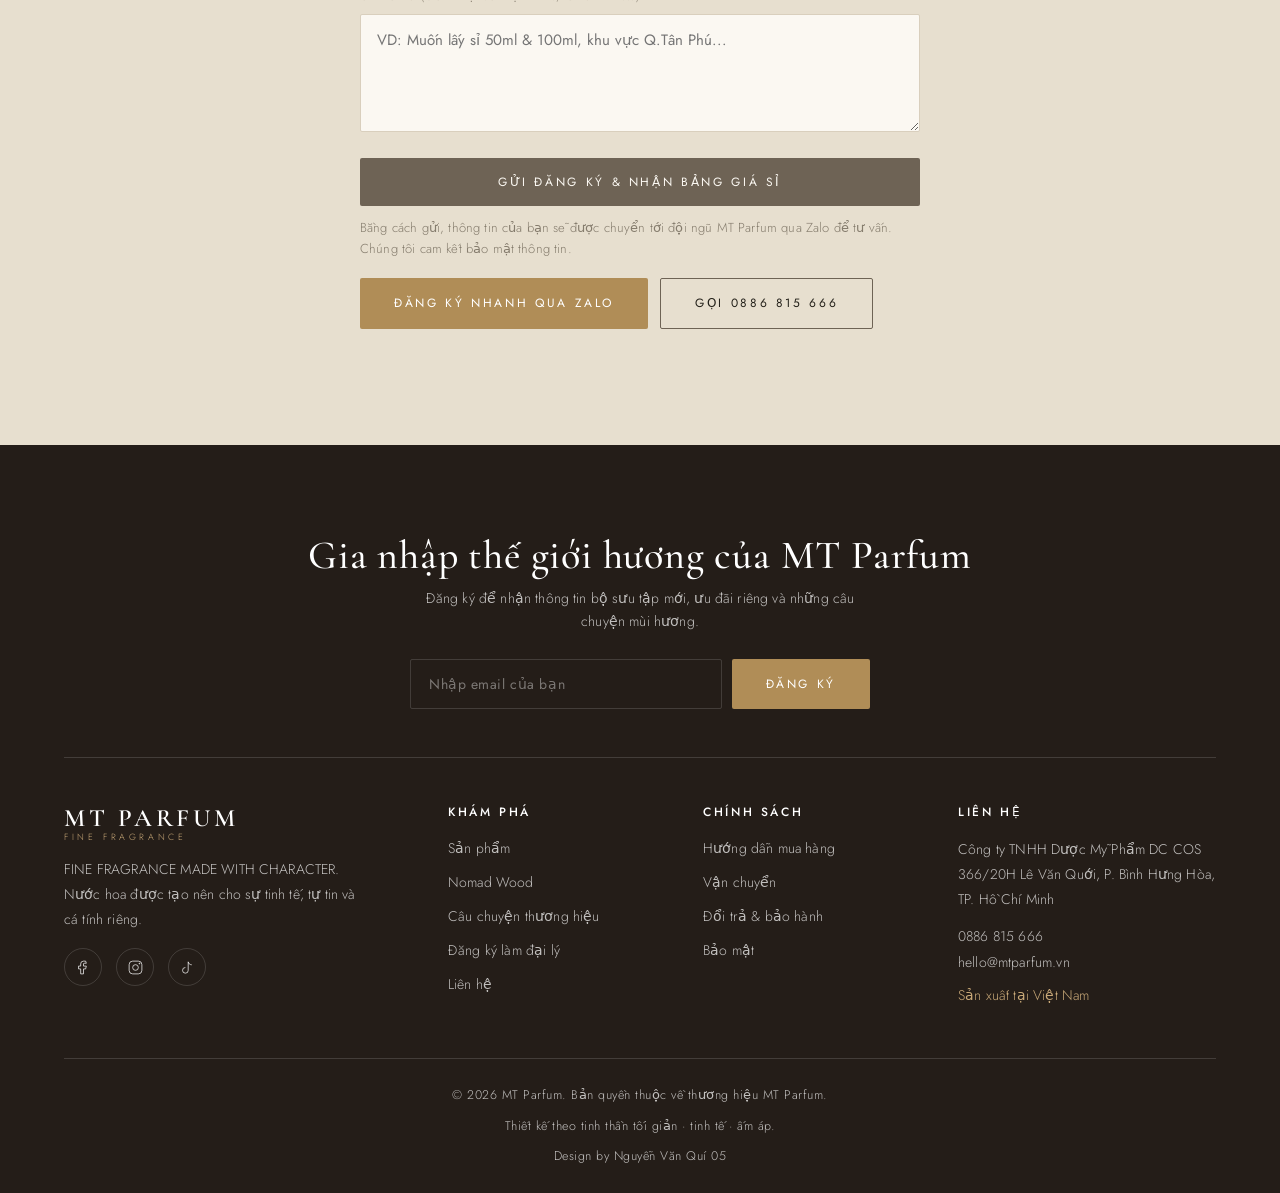
<file: dai-ly.html>
<!DOCTYPE html>
<html lang="vi">
<head>
  <meta charset="UTF-8">
  <meta name="viewport" content="width=device-width, initial-scale=1.0">
  <title>Đăng ký làm Đại lý — MT Parfum</title>
  <meta name="description" content="Trở thành đại lý nước hoa MT Parfum — Nomad Wood. Chiết khấu sỉ hấp dẫn, hàng chính hãng sản xuất tại Việt Nam, hỗ trợ hình ảnh &amp; marketing. Để lại thông tin để nhận bảng giá sỉ.">

  <meta property="og:type" content="website">
  <meta property="og:url" content="https://mtparfum.vn/dai-ly">
  <meta property="og:site_name" content="MT Parfum">
  <meta property="og:title" content="Đăng ký làm Đại lý — MT Parfum">
  <meta property="og:description" content="Chiết khấu sỉ hấp dẫn, hàng chính hãng sản xuất tại Việt Nam, hỗ trợ marketing. Để lại thông tin để nhận bảng giá sỉ.">
  <meta property="og:image" content="https://mtparfum.vn/assets/images/og-image.jpg?v=2">
  <meta property="og:image:width" content="1200">
  <meta property="og:image:height" content="630">
  <meta name="twitter:card" content="summary_large_image">
  <meta name="twitter:title" content="Đăng ký làm Đại lý — MT Parfum">
  <meta name="twitter:description" content="Chiết khấu sỉ hấp dẫn, hàng chính hãng, hỗ trợ marketing. Để lại thông tin để nhận bảng giá sỉ.">
  <meta name="twitter:image" content="https://mtparfum.vn/assets/images/og-image.jpg?v=2">

  <link rel="preconnect" href="https://fonts.googleapis.com">
  <link rel="preconnect" href="https://fonts.gstatic.com" crossorigin>
  <link href="https://fonts.googleapis.com/css2?family=Cormorant+Garamond:ital,wght@0,400;0,500;0,600;1,400;1,500&family=Jost:wght@300;400;500&display=swap" rel="stylesheet">
  <link rel="stylesheet" href="assets/css/style.css">
</head>
<body data-page="dai-ly">

  <section class="page-hero">
    <div class="wrap reveal">
      <span class="eyebrow">Hợp tác kinh doanh</span>
      <h1>Đăng ký làm Đại lý MT Parfum</h1>
      <p>Cùng phân phối Nomad Wood — hương gỗ hiện đại, sang mà không phô. Để lại thông tin, đội ngũ MT Parfum sẽ liên hệ gửi <b>bảng giá sỉ chi tiết</b> &amp; tư vấn chính sách đại lý.</p>
    </div>
  </section>

  <!-- Quyền lợi đại lý -->
  <section class="section">
    <div class="wrap">
      <div class="sec-head reveal">
        <span class="eyebrow">Vì sao chọn MT Parfum</span>
        <h2>Quyền lợi khi làm đại lý</h2>
      </div>
      <div class="specs">
        <div class="spec-card reveal">
          <h3 style="font-size:22px;margin-bottom:8px">Chiết khấu sỉ hấp dẫn</h3>
          <p style="font-size:14px;color:var(--ink-soft)">Giá sỉ ưu đãi theo doanh số — càng lấy nhiều, chiết khấu càng cao. Nhận bảng giá chi tiết khi đăng ký.</p>
        </div>
        <div class="spec-card reveal d1">
          <h3 style="font-size:22px;margin-bottom:8px">Hàng chính hãng</h3>
          <p style="font-size:14px;color:var(--ink-soft)">Sản xuất tại Việt Nam, có số công bố mỹ phẩm, kiểm soát chất lượng nghiêm ngặt — an tâm bán ra.</p>
        </div>
        <div class="spec-card reveal d2">
          <h3 style="font-size:22px;margin-bottom:8px">Hỗ trợ hình ảnh &amp; marketing</h3>
          <p style="font-size:14px;color:var(--ink-soft)">Cung cấp bộ ảnh, poster, nội dung chuẩn thương hiệu để đại lý bán hàng thuận lợi.</p>
        </div>
        <div class="spec-card reveal">
          <h3 style="font-size:22px;margin-bottom:8px">Giao hàng toàn quốc</h3>
          <p style="font-size:14px;color:var(--ink-soft)">Đặt hàng linh hoạt, giao nhanh trên toàn quốc, đóng gói chỉn chu kèm hộp &amp; túi giấy.</p>
        </div>
        <div class="spec-card reveal d1">
          <h3 style="font-size:22px;margin-bottom:8px">Đổi trả rõ ràng</h3>
          <p style="font-size:14px;color:var(--ink-soft)">Chính sách đổi trả minh bạch với hàng lỗi do nhà sản xuất hoặc hư hỏng khi vận chuyển.</p>
        </div>
        <div class="spec-card reveal d2">
          <h3 style="font-size:22px;margin-bottom:8px">Đồng hành lâu dài</h3>
          <p style="font-size:14px;color:var(--ink-soft)">Một mùi hương chủ lực, dễ bán lại — MT Parfum đồng hành cùng đại lý xây kênh bền vững.</p>
        </div>
      </div>
    </div>
  </section>

  <!-- Form đăng ký -->
  <section class="section" style="background:var(--cream-2)">
    <div class="wrap">
      <div class="sec-head reveal">
        <span class="eyebrow">Đăng ký ngay</span>
        <h2>Để lại thông tin đại lý</h2>
        <p>Điền thông tin bên dưới — MT Parfum sẽ liên hệ trong thời gian sớm nhất để gửi bảng giá sỉ &amp; tư vấn.</p>
      </div>
      <div class="reveal d1" style="margin:0 auto;max-width:560px">
        <form class="dl-form" id="dlForm" onsubmit="return dlSubmit(event)">
          <div class="dl-grid2">
            <div class="field"><label>Họ và tên *</label><input type="text" name="hoten" required placeholder="Nguyễn Văn A"></div>
            <div class="field"><label>Số điện thoại / Zalo *</label><input type="tel" name="sdt" required placeholder="09xx xxx xxx"></div>
          </div>
          <div class="dl-grid2">
            <div class="field"><label>Khu vực (Tỉnh/Thành) *</label><input type="text" name="khuvuc" required placeholder="VD: TP. Hồ Chí Minh"></div>
            <div class="field"><label>Kênh bán hiện tại</label>
              <select name="kenh">
                <option value="">— Chọn kênh —</option>
                <option>Bán online (Facebook/TikTok/Shopee...)</option>
                <option>Cửa hàng / Shop mỹ phẩm</option>
                <option>Spa / Salon / Thẩm mỹ</option>
                <option>Mới bắt đầu kinh doanh</option>
                <option>Khác</option>
              </select>
            </div>
          </div>
          <div class="field"><label>Ghi chú (số lượng dự kiến, câu hỏi...)</label><textarea name="ghichu" rows="4" placeholder="VD: Muốn lấy sỉ 50ml &amp; 100ml, khu vực Q.Tân Phú..."></textarea></div>
          <button class="btn btn--solid btn--block" type="submit">Gửi đăng ký &amp; nhận bảng giá sỉ</button>
          <p class="dl-note">Bằng cách gửi, thông tin của bạn sẽ được chuyển tới đội ngũ MT Parfum qua Zalo để tư vấn. Chúng tôi cam kết bảo mật thông tin.</p>
        </form>

        <div class="dl-contact">
          <a class="btn btn--gold" id="dlZalo" href="#" target="_blank" rel="noopener">Đăng ký nhanh qua Zalo</a>
          <a class="btn btn--outline" id="dlTel" href="#">Gọi hotline</a>
        </div>
      </div>
    </div>
  </section>

  <script src="assets/js/data.js?v=20260922e"></script>
  <script src="assets/js/site.js?v=20260922e"></script>
  <script>
    // Nút Zalo / hotline lấy từ SITE
    document.addEventListener("DOMContentLoaded", () => {
      qs("#dlZalo").href = SITE.zalo;
      qs("#dlTel").href = "tel:" + SITE.phone.replace(/\s/g, "");
      qs("#dlTel").textContent = "Gọi " + SITE.phone;
    });

    async function dlSubmit(e) {
      e.preventDefault();
      const f = e.target;
      const g = (n) => (f.elements[n]?.value || "").trim();
      const data = {
        hoten: g("hoten"), sdt: g("sdt"), khuvuc: g("khuvuc"),
        kenh: g("kenh"), ghichu: g("ghichu"), trang: "dai-ly.html",
      };

      // Có Google Sheet → gửi thẳng vào Sheet
      if (SITE.gasUrl) {
        const btn = f.querySelector('button[type="submit"]');
        const old = btn.textContent; btn.disabled = true; btn.textContent = "Đang gửi...";
        try {
          await fetch(SITE.gasUrl, {
            method: "POST",
            headers: { "Content-Type": "text/plain;charset=utf-8" },
            body: JSON.stringify(data),
          });
          f.reset();
          toast("Đăng ký thành công! MT Parfum sẽ liên hệ gửi bảng giá sỉ sớm nhất.");
        } catch (err) {
          toast("Mạng chậm — vui lòng thử lại hoặc bấm 'Đăng ký nhanh qua Zalo'.");
        } finally {
          btn.disabled = false; btn.textContent = old;
        }
        return false;
      }

      // Chưa nối Sheet → gửi qua Zalo (sao chép sẵn tin)
      const msg =
        "🌿 ĐĂNG KÝ LÀM ĐẠI LÝ MT PARFUM\n" +
        "• Họ tên: " + data.hoten + "\n" +
        "• SĐT/Zalo: " + data.sdt + "\n" +
        "• Khu vực: " + data.khuvuc + "\n" +
        "• Kênh bán: " + (data.kenh || "(chưa chọn)") + "\n" +
        "• Ghi chú: " + (data.ghichu || "(không)") + "\n" +
        "→ Vui lòng gửi giúp em bảng giá sỉ. Cảm ơn MT Parfum!";
      try { await navigator.clipboard.writeText(msg); } catch (err) {}
      window.open(SITE.zalo, "_blank", "noopener");
      f.reset();
      toast("Đã sao chép thông tin — dán (Ctrl/Cmd+V) vào Zalo rồi gửi để nhận bảng giá sỉ.");
      return false;
    }
  </script>
</body>
</html>
</file>
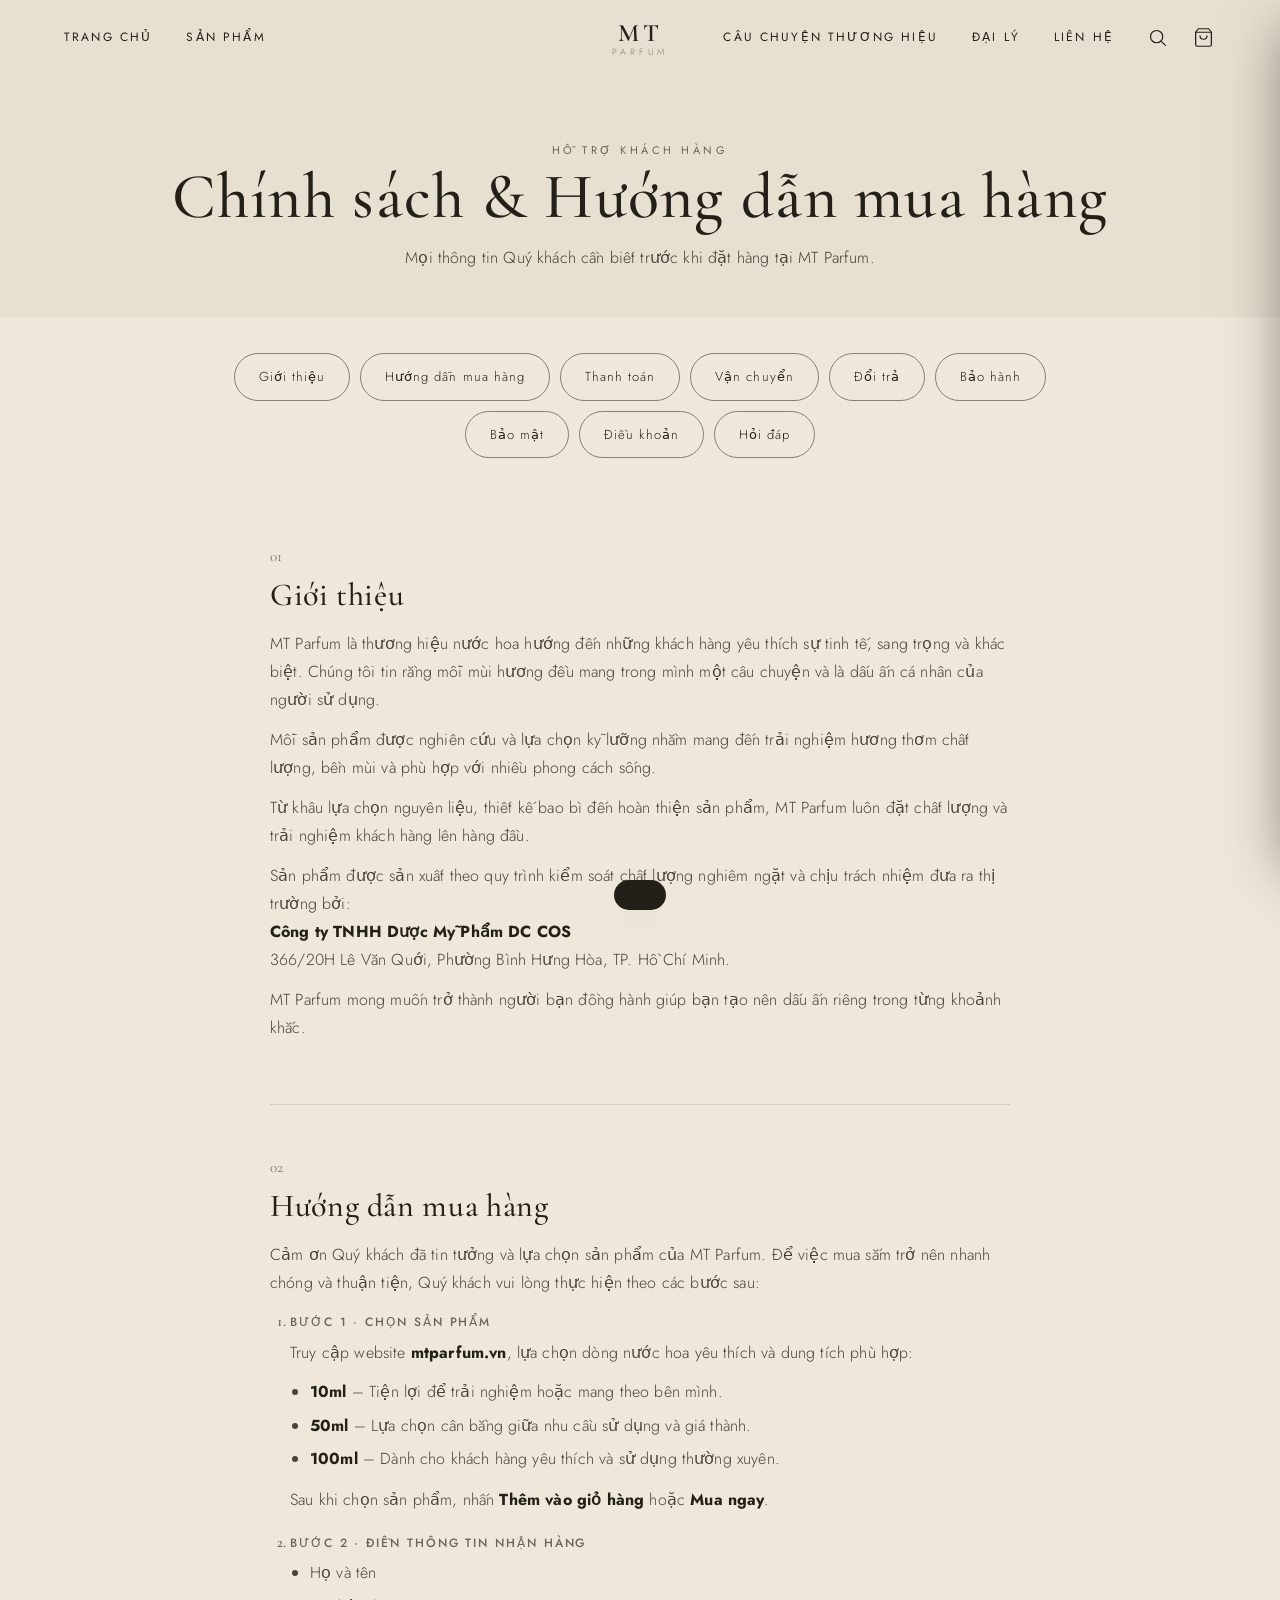
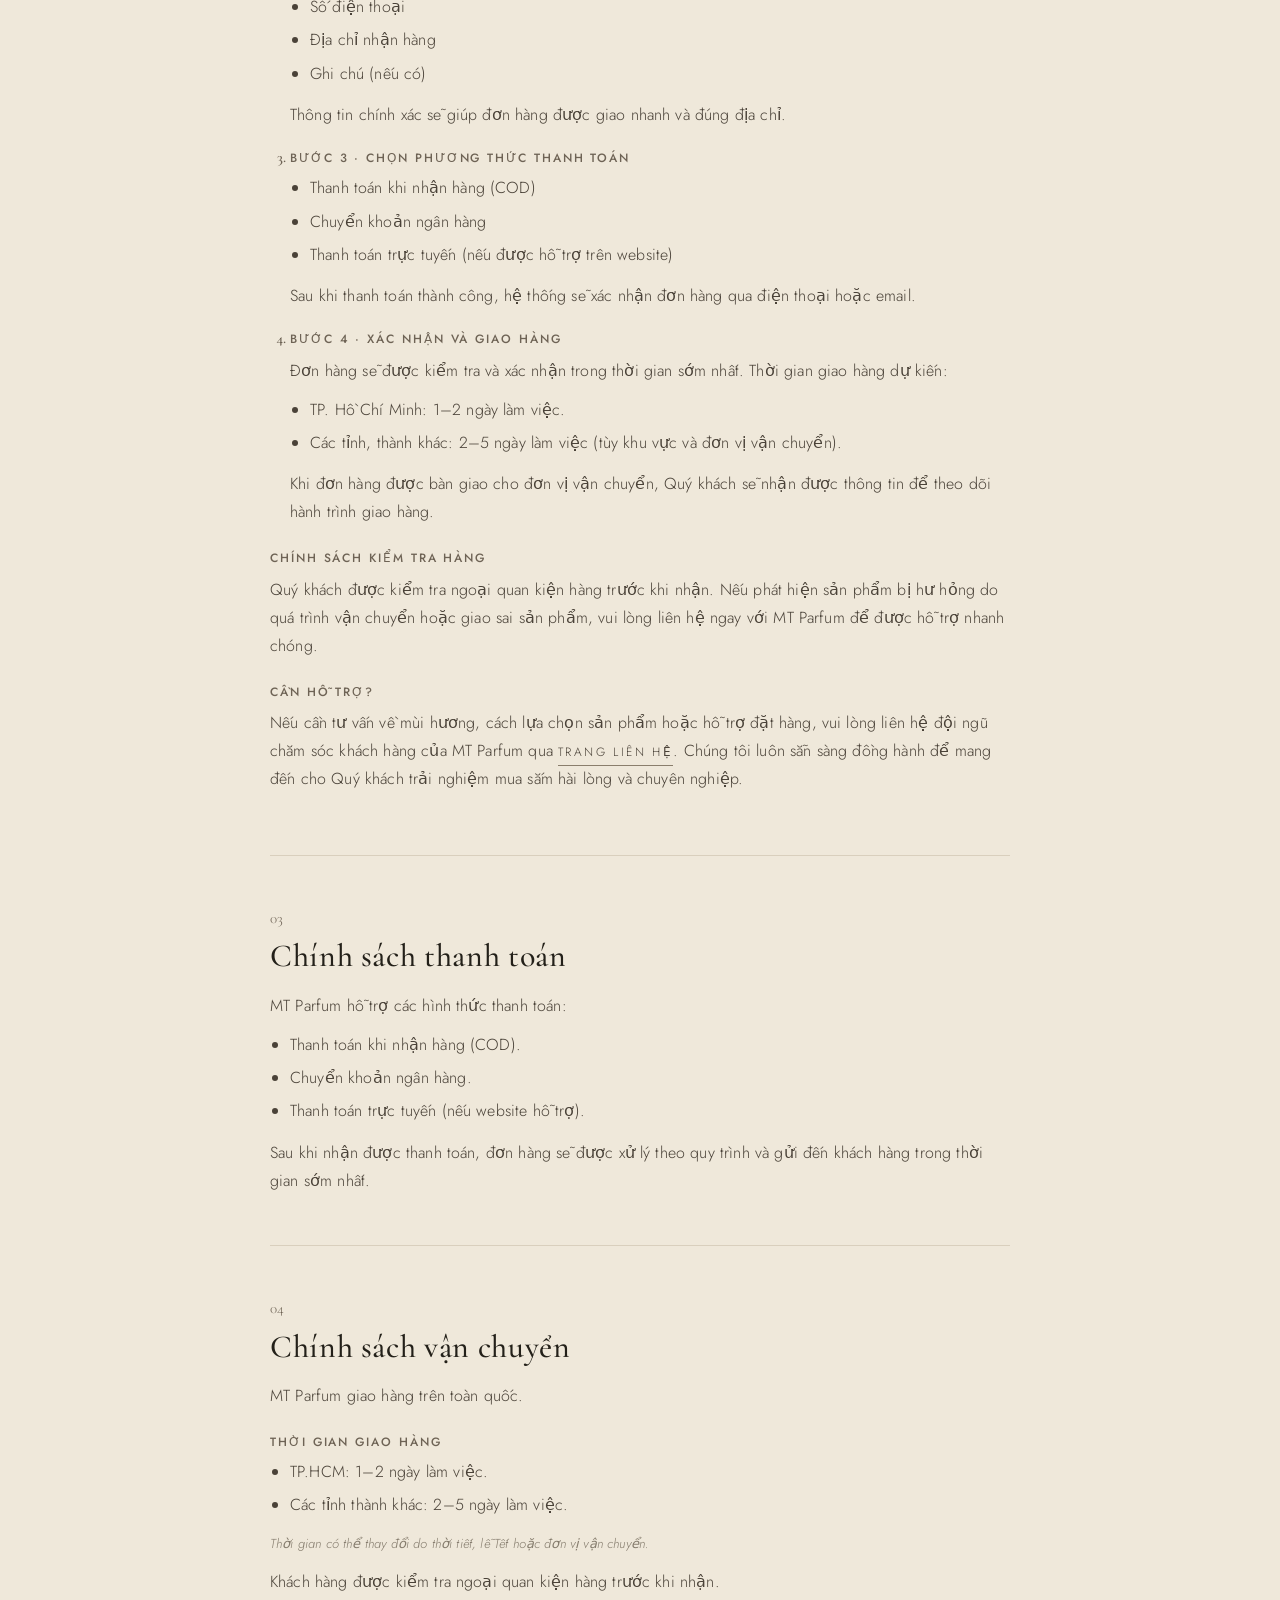
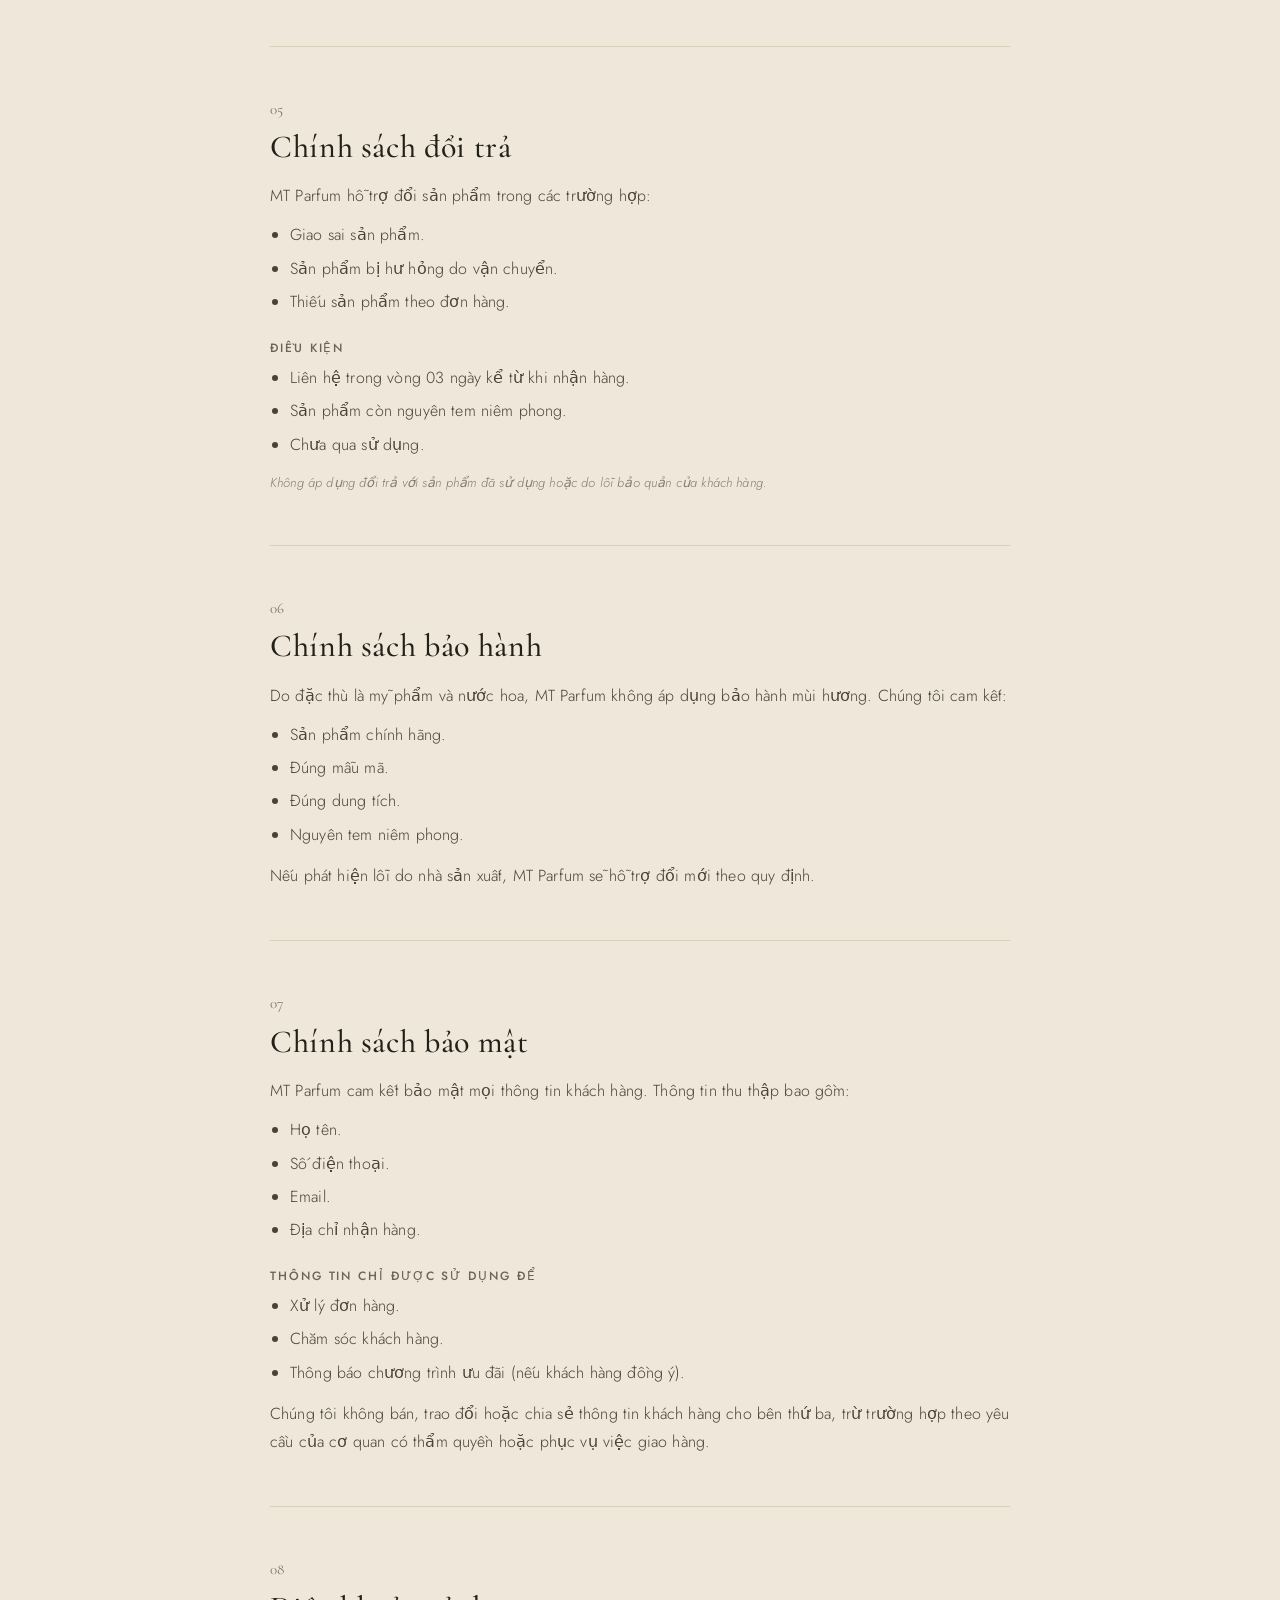
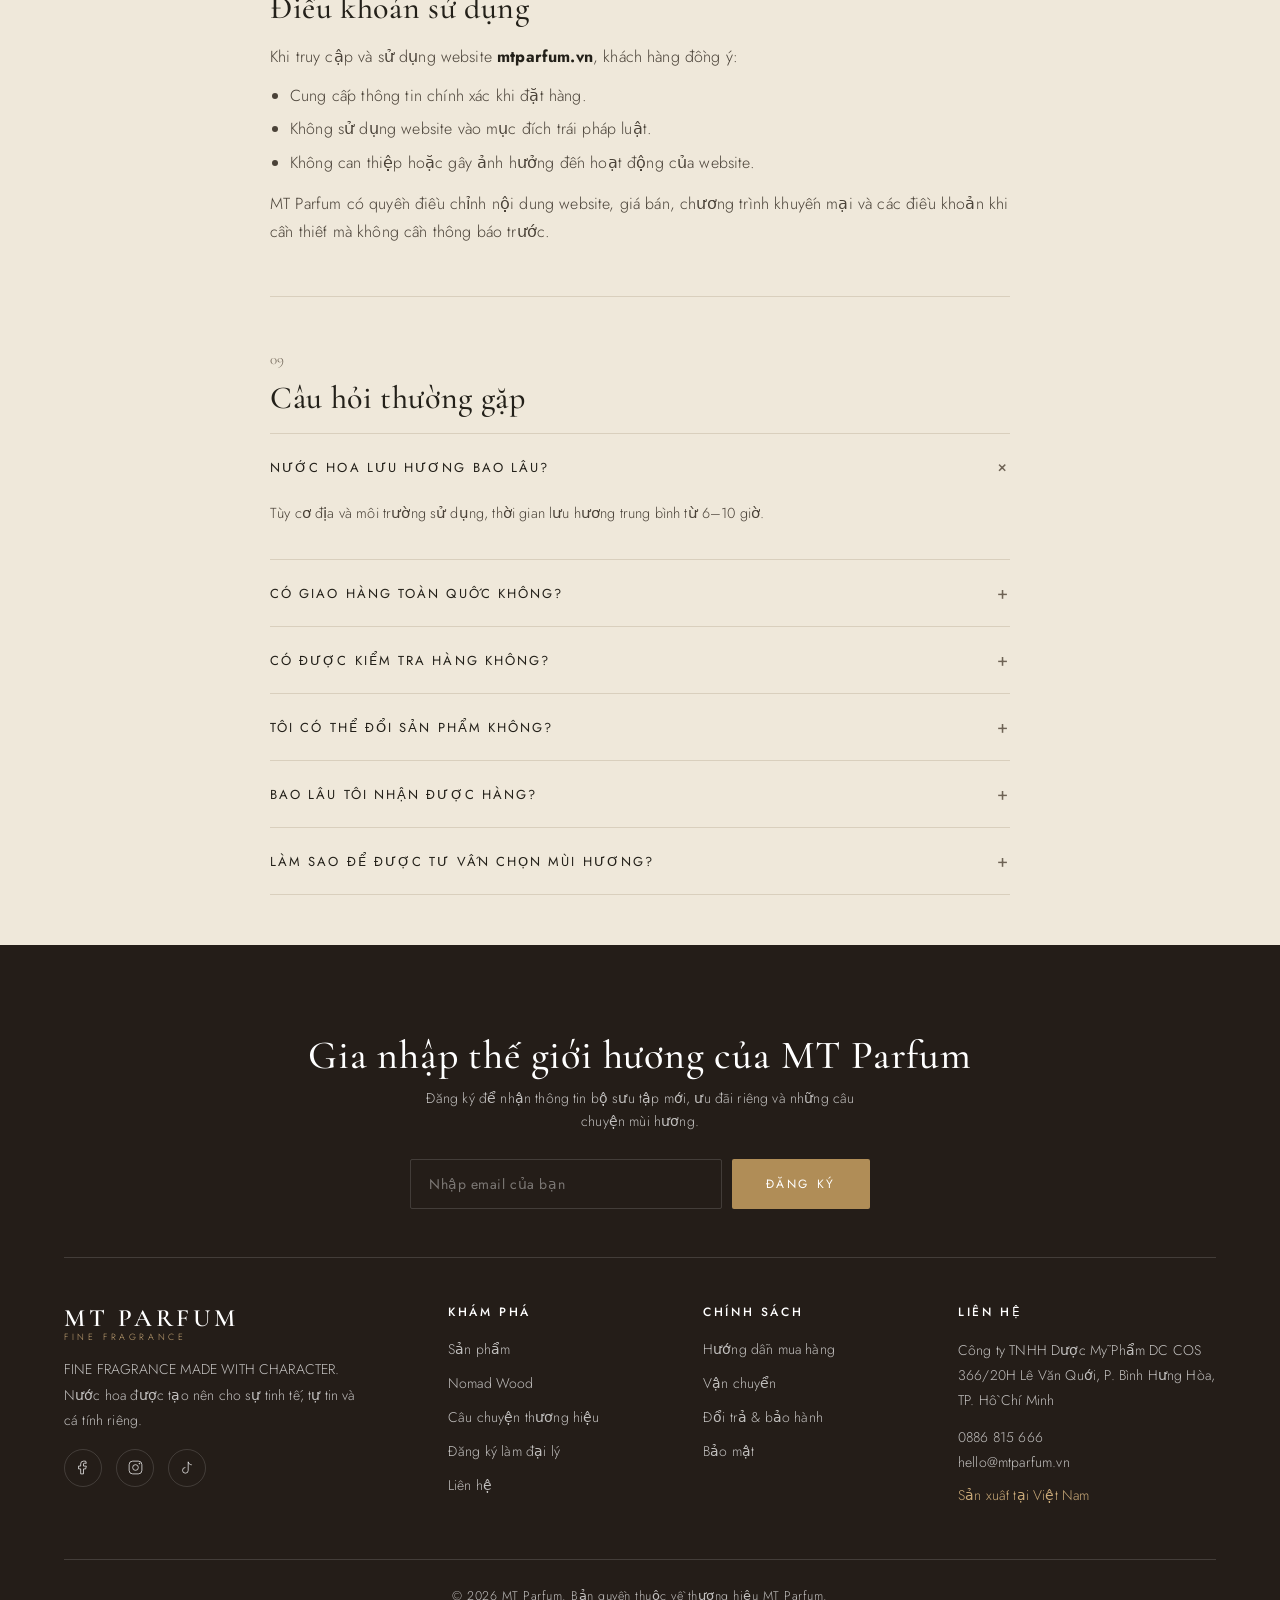
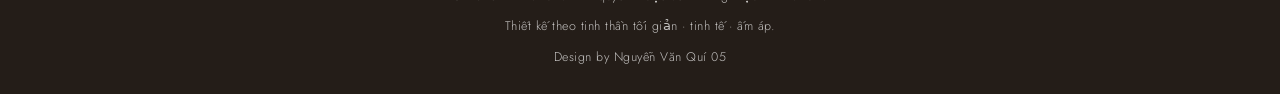
<file: policies.html>
<!DOCTYPE html>
<html lang="vi">
<head>
  <meta charset="UTF-8">
  <meta name="viewport" content="width=device-width, initial-scale=1.0">
  <title>Chính sách &amp; Hướng dẫn mua hàng — MT Parfum</title>
  <meta name="description" content="Chính sách vận chuyển, đổi trả, bảo hành, bảo mật và hướng dẫn mua hàng tại MT Parfum.">

  <meta property="og:type" content="website">
  <meta property="og:url" content="https://mtparfum.vn/policies">
  <meta property="og:site_name" content="MT Parfum">
  <meta property="og:title" content="Chính sách &amp; Hướng dẫn mua hàng — MT Parfum">
  <meta property="og:description" content="Chính sách vận chuyển, đổi trả, bảo hành, bảo mật và hướng dẫn mua hàng tại MT Parfum.">
  <meta property="og:image" content="https://mtparfum.vn/assets/images/og-image.jpg?v=2">
  <meta property="og:image:width" content="1200">
  <meta property="og:image:height" content="630">
  <meta name="twitter:card" content="summary_large_image">
  <meta name="twitter:title" content="Chính sách &amp; Hướng dẫn mua hàng — MT Parfum">
  <meta name="twitter:description" content="Chính sách vận chuyển, đổi trả, bảo hành, bảo mật và hướng dẫn mua hàng tại MT Parfum.">
  <meta name="twitter:image" content="https://mtparfum.vn/assets/images/og-image.jpg?v=2">

  <link rel="preconnect" href="https://fonts.googleapis.com">
  <link rel="preconnect" href="https://fonts.gstatic.com" crossorigin>
  <link href="https://fonts.googleapis.com/css2?family=Cormorant+Garamond:ital,wght@0,400;0,500;0,600;1,400;1,500&family=Jost:wght@300;400;500&display=swap" rel="stylesheet">
  <link rel="stylesheet" href="assets/css/style.css">
</head>
<body data-page="policies">

  <section class="page-hero">
    <div class="wrap reveal">
      <span class="eyebrow">Hỗ trợ khách hàng</span>
      <h1>Chính sách &amp; Hướng dẫn mua hàng</h1>
      <p>Mọi thông tin Quý khách cần biết trước khi đặt hàng tại MT Parfum.</p>
    </div>
  </section>

  <section style="padding:36px 0" class="reveal">
    <div class="toc-pills">
      <a class="pill" href="#gioi-thieu">Giới thiệu</a>
      <a class="pill" href="#huong-dan">Hướng dẫn mua hàng</a>
      <a class="pill" href="#thanh-toan">Thanh toán</a>
      <a class="pill" href="#van-chuyen">Vận chuyển</a>
      <a class="pill" href="#doi-tra">Đổi trả</a>
      <a class="pill" href="#bao-hanh">Bảo hành</a>
      <a class="pill" href="#bao-mat">Bảo mật</a>
      <a class="pill" href="#dieu-khoan">Điều khoản</a>
      <a class="pill" href="#faq">Hỏi đáp</a>
    </div>
  </section>

  <!-- 1. Giới thiệu -->
  <section class="policy-block reveal" id="gioi-thieu">
    <span class="num">01</span>
    <h2>Giới thiệu</h2>
    <p>MT Parfum là thương hiệu nước hoa hướng đến những khách hàng yêu thích sự tinh tế, sang trọng và khác biệt. Chúng tôi tin rằng mỗi mùi hương đều mang trong mình một câu chuyện và là dấu ấn cá nhân của người sử dụng.</p>
    <p>Mỗi sản phẩm được nghiên cứu và lựa chọn kỹ lưỡng nhằm mang đến trải nghiệm hương thơm chất lượng, bền mùi và phù hợp với nhiều phong cách sống.</p>
    <p>Từ khâu lựa chọn nguyên liệu, thiết kế bao bì đến hoàn thiện sản phẩm, MT Parfum luôn đặt chất lượng và trải nghiệm khách hàng lên hàng đầu.</p>
    <p>Sản phẩm được sản xuất theo quy trình kiểm soát chất lượng nghiêm ngặt và chịu trách nhiệm đưa ra thị trường bởi:<br>
    <b>Công ty TNHH Dược Mỹ Phẩm DC COS</b><br>
    366/20H Lê Văn Quới, Phường Bình Hưng Hòa, TP. Hồ Chí Minh.</p>
    <p>MT Parfum mong muốn trở thành người bạn đồng hành giúp bạn tạo nên dấu ấn riêng trong từng khoảnh khắc.</p>
  </section>

  <!-- 2. Hướng dẫn mua hàng -->
  <section class="policy-block reveal" id="huong-dan">
    <span class="num">02</span>
    <h2>Hướng dẫn mua hàng</h2>
    <p>Cảm ơn Quý khách đã tin tưởng và lựa chọn sản phẩm của MT Parfum. Để việc mua sắm trở nên nhanh chóng và thuận tiện, Quý khách vui lòng thực hiện theo các bước sau:</p>

    <ol>
      <li>
        <h3 style="margin-top:0">Bước 1 · Chọn sản phẩm</h3>
        <p>Truy cập website <b>mtparfum.vn</b>, lựa chọn dòng nước hoa yêu thích và dung tích phù hợp:</p>
        <ul>
          <li><b>10ml</b> – Tiện lợi để trải nghiệm hoặc mang theo bên mình.</li>
          <li><b>50ml</b> – Lựa chọn cân bằng giữa nhu cầu sử dụng và giá thành.</li>
          <li><b>100ml</b> – Dành cho khách hàng yêu thích và sử dụng thường xuyên.</li>
        </ul>
        <p style="margin-bottom:0">Sau khi chọn sản phẩm, nhấn <b>Thêm vào giỏ hàng</b> hoặc <b>Mua ngay</b>.</p>
      </li>
      <li>
        <h3 style="margin-top:0">Bước 2 · Điền thông tin nhận hàng</h3>
        <ul>
          <li>Họ và tên</li>
          <li>Số điện thoại</li>
          <li>Địa chỉ nhận hàng</li>
          <li>Ghi chú (nếu có)</li>
        </ul>
        <p style="margin-bottom:0">Thông tin chính xác sẽ giúp đơn hàng được giao nhanh và đúng địa chỉ.</p>
      </li>
      <li>
        <h3 style="margin-top:0">Bước 3 · Chọn phương thức thanh toán</h3>
        <ul>
          <li>Thanh toán khi nhận hàng (COD)</li>
          <li>Chuyển khoản ngân hàng</li>
          <li>Thanh toán trực tuyến (nếu được hỗ trợ trên website)</li>
        </ul>
        <p style="margin-bottom:0">Sau khi thanh toán thành công, hệ thống sẽ xác nhận đơn hàng qua điện thoại hoặc email.</p>
      </li>
      <li>
        <h3 style="margin-top:0">Bước 4 · Xác nhận và giao hàng</h3>
        <p>Đơn hàng sẽ được kiểm tra và xác nhận trong thời gian sớm nhất. Thời gian giao hàng dự kiến:</p>
        <ul>
          <li>TP. Hồ Chí Minh: 1–2 ngày làm việc.</li>
          <li>Các tỉnh, thành khác: 2–5 ngày làm việc (tùy khu vực và đơn vị vận chuyển).</li>
        </ul>
        <p style="margin-bottom:0">Khi đơn hàng được bàn giao cho đơn vị vận chuyển, Quý khách sẽ nhận được thông tin để theo dõi hành trình giao hàng.</p>
      </li>
    </ol>

    <h3>Chính sách kiểm tra hàng</h3>
    <p>Quý khách được kiểm tra ngoại quan kiện hàng trước khi nhận. Nếu phát hiện sản phẩm bị hư hỏng do quá trình vận chuyển hoặc giao sai sản phẩm, vui lòng liên hệ ngay với MT Parfum để được hỗ trợ nhanh chóng.</p>

    <h3>Cần hỗ trợ?</h3>
    <p>Nếu cần tư vấn về mùi hương, cách lựa chọn sản phẩm hoặc hỗ trợ đặt hàng, vui lòng liên hệ đội ngũ chăm sóc khách hàng của MT Parfum qua <a href="contact.html" class="link-underline">trang Liên hệ</a>. Chúng tôi luôn sẵn sàng đồng hành để mang đến cho Quý khách trải nghiệm mua sắm hài lòng và chuyên nghiệp.</p>
  </section>

  <!-- 3. Chính sách thanh toán -->
  <section class="policy-block reveal" id="thanh-toan">
    <span class="num">03</span>
    <h2>Chính sách thanh toán</h2>
    <p>MT Parfum hỗ trợ các hình thức thanh toán:</p>
    <ul>
      <li>Thanh toán khi nhận hàng (COD).</li>
      <li>Chuyển khoản ngân hàng.</li>
      <li>Thanh toán trực tuyến (nếu website hỗ trợ).</li>
    </ul>
    <p style="margin-bottom:0">Sau khi nhận được thanh toán, đơn hàng sẽ được xử lý theo quy trình và gửi đến khách hàng trong thời gian sớm nhất.</p>
  </section>

  <!-- 4. Chính sách vận chuyển -->
  <section class="policy-block reveal" id="van-chuyen">
    <span class="num">04</span>
    <h2>Chính sách vận chuyển</h2>
    <p>MT Parfum giao hàng trên toàn quốc.</p>
    <h3>Thời gian giao hàng</h3>
    <ul>
      <li>TP.HCM: 1–2 ngày làm việc.</li>
      <li>Các tỉnh thành khác: 2–5 ngày làm việc.</li>
    </ul>
    <p class="note">Thời gian có thể thay đổi do thời tiết, lễ Tết hoặc đơn vị vận chuyển.</p>
    <p style="margin-bottom:0">Khách hàng được kiểm tra ngoại quan kiện hàng trước khi nhận.</p>
  </section>

  <!-- 5. Chính sách đổi trả -->
  <section class="policy-block reveal" id="doi-tra">
    <span class="num">05</span>
    <h2>Chính sách đổi trả</h2>
    <p>MT Parfum hỗ trợ đổi sản phẩm trong các trường hợp:</p>
    <ul>
      <li>Giao sai sản phẩm.</li>
      <li>Sản phẩm bị hư hỏng do vận chuyển.</li>
      <li>Thiếu sản phẩm theo đơn hàng.</li>
    </ul>
    <h3>Điều kiện</h3>
    <ul>
      <li>Liên hệ trong vòng 03 ngày kể từ khi nhận hàng.</li>
      <li>Sản phẩm còn nguyên tem niêm phong.</li>
      <li>Chưa qua sử dụng.</li>
    </ul>
    <p class="note" style="margin-bottom:0">Không áp dụng đổi trả với sản phẩm đã sử dụng hoặc do lỗi bảo quản của khách hàng.</p>
  </section>

  <!-- 6. Chính sách bảo hành -->
  <section class="policy-block reveal" id="bao-hanh">
    <span class="num">06</span>
    <h2>Chính sách bảo hành</h2>
    <p>Do đặc thù là mỹ phẩm và nước hoa, MT Parfum không áp dụng bảo hành mùi hương. Chúng tôi cam kết:</p>
    <ul>
      <li>Sản phẩm chính hãng.</li>
      <li>Đúng mẫu mã.</li>
      <li>Đúng dung tích.</li>
      <li>Nguyên tem niêm phong.</li>
    </ul>
    <p style="margin-bottom:0">Nếu phát hiện lỗi do nhà sản xuất, MT Parfum sẽ hỗ trợ đổi mới theo quy định.</p>
  </section>

  <!-- 7. Chính sách bảo mật -->
  <section class="policy-block reveal" id="bao-mat">
    <span class="num">07</span>
    <h2>Chính sách bảo mật</h2>
    <p>MT Parfum cam kết bảo mật mọi thông tin khách hàng. Thông tin thu thập bao gồm:</p>
    <ul>
      <li>Họ tên.</li>
      <li>Số điện thoại.</li>
      <li>Email.</li>
      <li>Địa chỉ nhận hàng.</li>
    </ul>
    <h3>Thông tin chỉ được sử dụng để</h3>
    <ul>
      <li>Xử lý đơn hàng.</li>
      <li>Chăm sóc khách hàng.</li>
      <li>Thông báo chương trình ưu đãi (nếu khách hàng đồng ý).</li>
    </ul>
    <p style="margin-bottom:0">Chúng tôi không bán, trao đổi hoặc chia sẻ thông tin khách hàng cho bên thứ ba, trừ trường hợp theo yêu cầu của cơ quan có thẩm quyền hoặc phục vụ việc giao hàng.</p>
  </section>

  <!-- 8. Điều khoản sử dụng -->
  <section class="policy-block reveal" id="dieu-khoan">
    <span class="num">08</span>
    <h2>Điều khoản sử dụng</h2>
    <p>Khi truy cập và sử dụng website <b>mtparfum.vn</b>, khách hàng đồng ý:</p>
    <ul>
      <li>Cung cấp thông tin chính xác khi đặt hàng.</li>
      <li>Không sử dụng website vào mục đích trái pháp luật.</li>
      <li>Không can thiệp hoặc gây ảnh hưởng đến hoạt động của website.</li>
    </ul>
    <p style="margin-bottom:0">MT Parfum có quyền điều chỉnh nội dung website, giá bán, chương trình khuyến mại và các điều khoản khi cần thiết mà không cần thông báo trước.</p>
  </section>

  <!-- 9. FAQ -->
  <section class="policy-block reveal" id="faq" style="border-bottom:none">
    <span class="num">09</span>
    <h2>Câu hỏi thường gặp</h2>
    <div class="acc" id="policyFaq">
      <div class="acc__item open">
        <button class="acc__head" onclick="toggleAcc(this)">Nước hoa lưu hương bao lâu?<span class="plus">+</span></button>
        <div class="acc__panel"><div class="acc__panel-inner"><p>Tùy cơ địa và môi trường sử dụng, thời gian lưu hương trung bình từ 6–10 giờ.</p></div></div>
      </div>
      <div class="acc__item">
        <button class="acc__head" onclick="toggleAcc(this)">Có giao hàng toàn quốc không?<span class="plus">+</span></button>
        <div class="acc__panel"><div class="acc__panel-inner"><p>Có. MT Parfum giao hàng trên toàn quốc.</p></div></div>
      </div>
      <div class="acc__item">
        <button class="acc__head" onclick="toggleAcc(this)">Có được kiểm tra hàng không?<span class="plus">+</span></button>
        <div class="acc__panel"><div class="acc__panel-inner"><p>Khách hàng được kiểm tra ngoại quan kiện hàng trước khi nhận.</p></div></div>
      </div>
      <div class="acc__item">
        <button class="acc__head" onclick="toggleAcc(this)">Tôi có thể đổi sản phẩm không?<span class="plus">+</span></button>
        <div class="acc__panel"><div class="acc__panel-inner"><p>Có, nếu sản phẩm bị lỗi, giao sai hoặc hư hỏng trong quá trình vận chuyển và đáp ứng điều kiện đổi trả.</p></div></div>
      </div>
      <div class="acc__item">
        <button class="acc__head" onclick="toggleAcc(this)">Bao lâu tôi nhận được hàng?<span class="plus">+</span></button>
        <div class="acc__panel"><div class="acc__panel-inner"><p>TP.HCM: 1–2 ngày. Các tỉnh: 2–5 ngày làm việc.</p></div></div>
      </div>
      <div class="acc__item">
        <button class="acc__head" onclick="toggleAcc(this)">Làm sao để được tư vấn chọn mùi hương?<span class="plus">+</span></button>
        <div class="acc__panel"><div class="acc__panel-inner"><p>Quý khách có thể liên hệ qua hotline, fanpage hoặc Zalo để được đội ngũ MT Parfum tư vấn theo sở thích và nhu cầu.</p></div></div>
      </div>
    </div>
  </section>

  <script src="assets/js/data.js?v=20260922e"></script>
  <script src="assets/js/site.js?v=20260922e"></script>
  <script>
    document.addEventListener("DOMContentLoaded", () => {
      const first = document.querySelector("#policyFaq .acc__item.open .acc__panel");
      if (first) first.style.maxHeight = first.scrollHeight + "px";
    });
  </script>
</body>
</html>
</file>
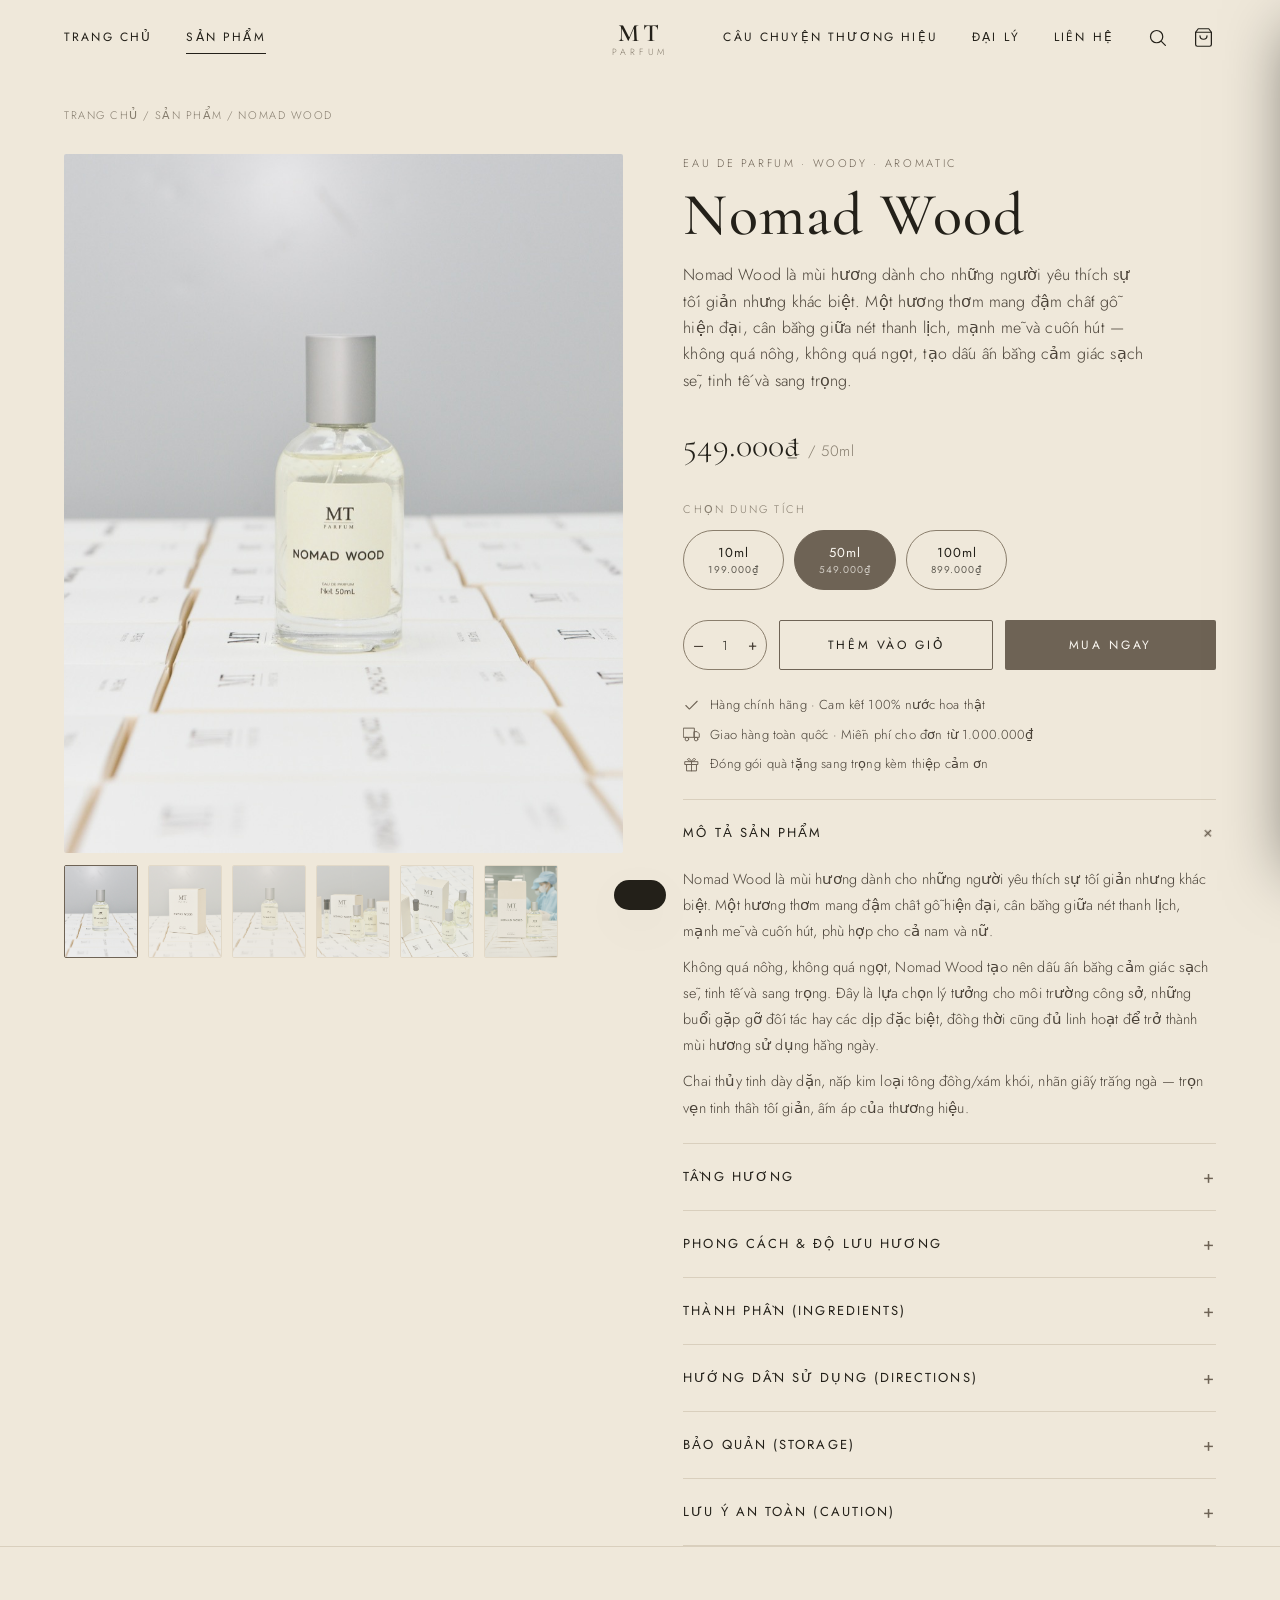
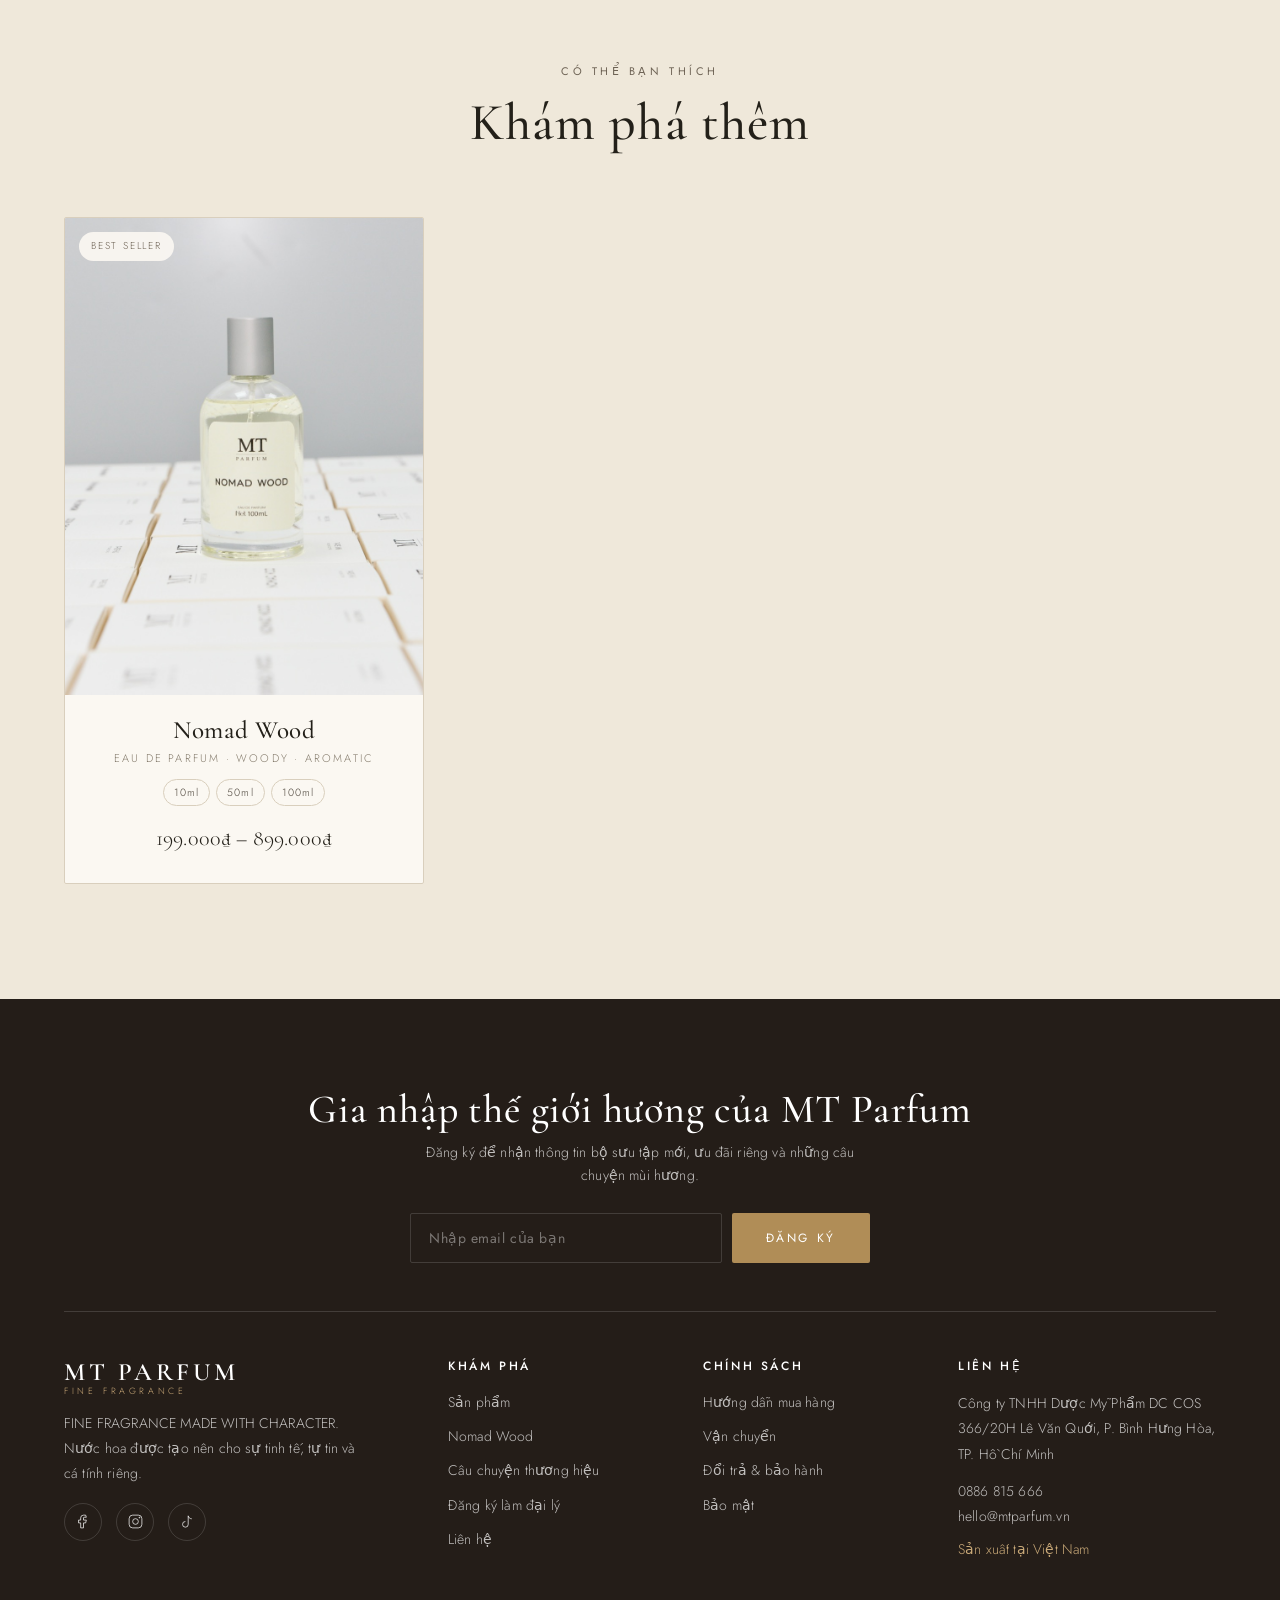
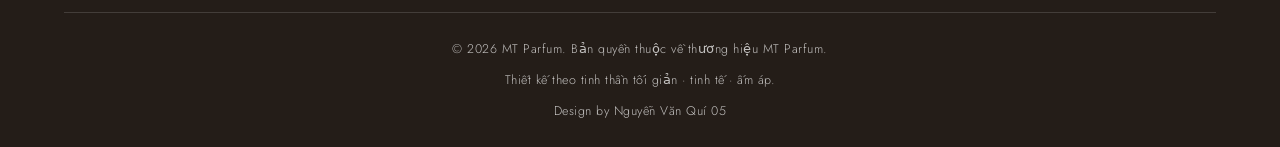
<file: product.html>
<!DOCTYPE html>
<html lang="vi">
<head>
  <meta charset="UTF-8">
  <meta name="viewport" content="width=device-width, initial-scale=1.0">
  <title>Nomad Wood — MT Parfum</title>
  <meta name="description" content="MT Parfum – Nomad Wood Eau de Parfum. Hương gỗ ấm, tinh tế, lưu hương lâu. 10ml · 50ml · 100ml.">

  <meta property="og:type" content="product">
  <meta property="og:url" content="https://mtparfum.vn/product?id=nomad-wood">
  <meta property="og:site_name" content="MT Parfum">
  <meta property="og:title" content="Nomad Wood — MT Parfum">
  <meta property="og:description" content="MT Parfum – Nomad Wood Eau de Parfum. Hương gỗ ấm, tinh tế, lưu hương lâu. 10ml · 50ml · 100ml.">
  <meta property="og:image" content="https://mtparfum.vn/assets/images/og-image.jpg?v=2">
  <meta property="og:image:width" content="1200">
  <meta property="og:image:height" content="630">
  <meta name="twitter:card" content="summary_large_image">
  <meta name="twitter:title" content="Nomad Wood — MT Parfum">
  <meta name="twitter:description" content="MT Parfum – Nomad Wood Eau de Parfum. Hương gỗ ấm, tinh tế, lưu hương lâu. 10ml · 50ml · 100ml.">
  <meta name="twitter:image" content="https://mtparfum.vn/assets/images/og-image.jpg?v=2">

  <link rel="preconnect" href="https://fonts.googleapis.com">
  <link rel="preconnect" href="https://fonts.gstatic.com" crossorigin>
  <link href="https://fonts.googleapis.com/css2?family=Cormorant+Garamond:ital,wght@0,400;0,500;0,600;1,400;1,500&family=Jost:wght@300;400;500&display=swap" rel="stylesheet">
  <link rel="stylesheet" href="assets/css/style.css">
</head>
<body data-page="products">

  <main id="pdp"><div style="height:60vh"></div></main>

  <script src="assets/js/data.js?v=20260922e"></script>
  <script src="assets/js/site.js?v=20260922e"></script>
  <script src="assets/js/catalog.js?v=20260922e"></script>
  <script src="assets/js/product.js?v=20260922e"></script>
</body>
</html>
</file>
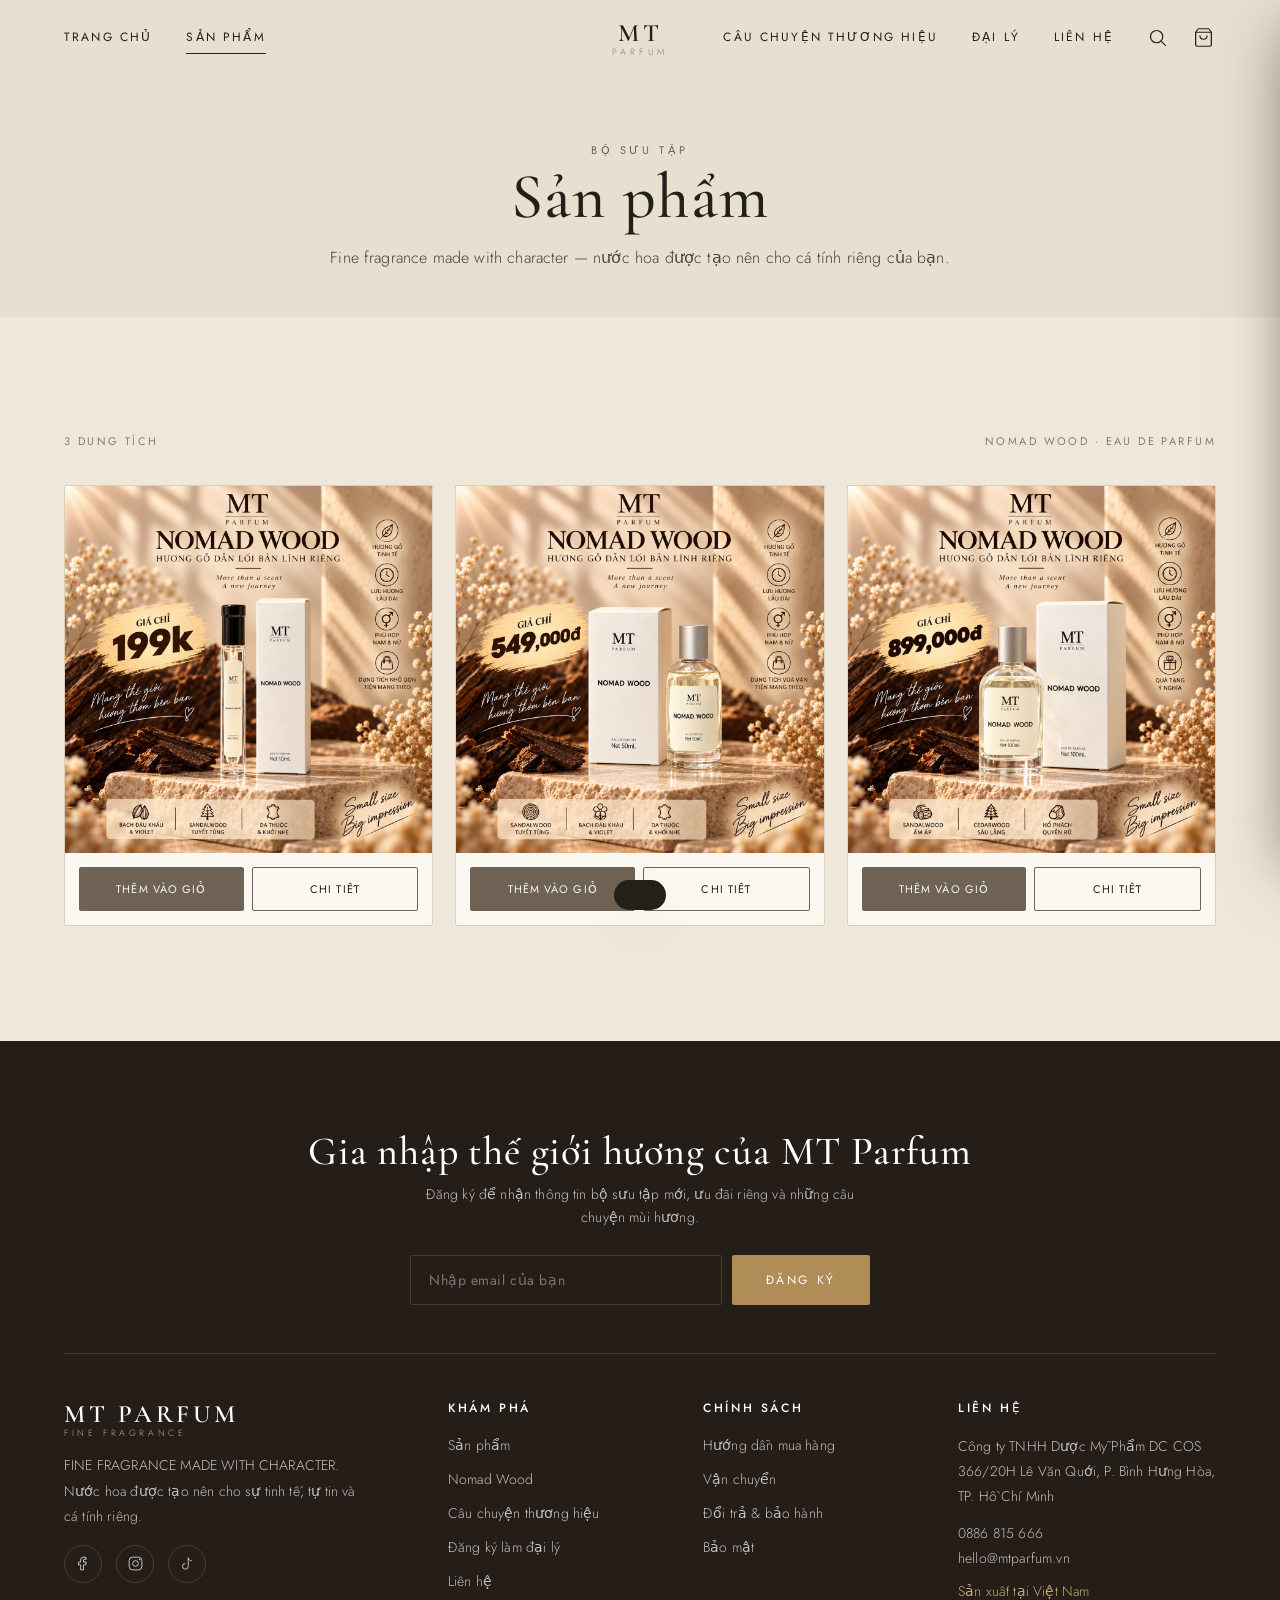
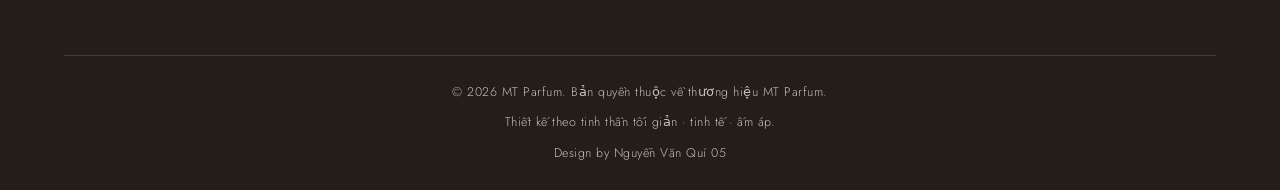
<file: products.html>
<!DOCTYPE html>
<html lang="vi">
<head>
  <meta charset="UTF-8">
  <meta name="viewport" content="width=device-width, initial-scale=1.0">
  <title>Sản phẩm — MT Parfum</title>
  <meta name="description" content="Bộ sưu tập nước hoa MT Parfum — Nomad Wood Eau de Parfum với 3 dung tích 10ml, 50ml, 100ml.">

  <meta property="og:type" content="website">
  <meta property="og:url" content="https://mtparfum.vn/products">
  <meta property="og:site_name" content="MT Parfum">
  <meta property="og:title" content="Sản phẩm — MT Parfum">
  <meta property="og:description" content="Bộ sưu tập nước hoa MT Parfum — Nomad Wood Eau de Parfum với 3 dung tích 10ml, 50ml, 100ml.">
  <meta property="og:image" content="https://mtparfum.vn/assets/images/og-image.jpg?v=2">
  <meta property="og:image:width" content="1200">
  <meta property="og:image:height" content="630">
  <meta name="twitter:card" content="summary_large_image">
  <meta name="twitter:title" content="Sản phẩm — MT Parfum">
  <meta name="twitter:description" content="Bộ sưu tập nước hoa MT Parfum — Nomad Wood Eau de Parfum với 3 dung tích 10ml, 50ml, 100ml.">
  <meta name="twitter:image" content="https://mtparfum.vn/assets/images/og-image.jpg?v=2">

  <link rel="preconnect" href="https://fonts.googleapis.com">
  <link rel="preconnect" href="https://fonts.gstatic.com" crossorigin>
  <link href="https://fonts.googleapis.com/css2?family=Cormorant+Garamond:ital,wght@0,400;0,500;0,600;1,400;1,500&family=Jost:wght@300;400;500&display=swap" rel="stylesheet">
  <link rel="stylesheet" href="assets/css/style.css">
</head>
<body data-page="products">

  <section class="page-hero">
    <div class="wrap reveal">
      <span class="eyebrow">Bộ sưu tập</span>
      <h1>Sản phẩm</h1>
      <p>Fine fragrance made with character — nước hoa được tạo nên cho cá tính riêng của bạn.</p>
    </div>
  </section>

  <section class="section">
    <div class="wrap">
      <div style="display:flex;justify-content:space-between;align-items:center;margin-bottom:34px;flex-wrap:wrap;gap:12px">
        <span class="label-sm" id="count"></span>
        <span class="label-sm">Nomad Wood · Eau de Parfum</span>
      </div>
      <div class="poster-grid" id="allGrid"></div>
    </div>
  </section>

  <script src="assets/js/data.js?v=20260922e"></script>
  <script src="assets/js/site.js?v=20260922e"></script>
  <script src="assets/js/catalog.js?v=20260922e"></script>
  <script>
    document.addEventListener("DOMContentLoaded", () => {
      renderPosterGrid("#allGrid");
      qs("#count").textContent = PRODUCTS[0].variants.length + " dung tích";
    });
  </script>
</body>
</html>
</file>
<file: assets/css/style.css>
/* =========================================================
   MT PARFUM — Design System
   Bảng màu & typography lấy từ bao bì sản phẩm Nomad Wood
   ========================================================= */

:root {
  /* --- Palette --- */
  --cream:      #EFE8DA;   /* nền chính kem ấm */
  --cream-2:    #E7DFCF;   /* nền phụ */
  --paper:      #FBF8F2;   /* trắng ngà (card, nhãn) */
  --sand:       #C9BBA0;   /* be đậm */
  --sand-deep:  #B7A688;   /* đất/be đậm hơn */
  --bronze:     #6E6355;   /* đồng/xám khói - nút, icon */
  --bronze-2:   #8A7E6C;   /* đồng nhạt - viền */
  --ink:        #232019;   /* chữ chính - đen than ấm */
  --ink-soft:   #4a4238;   /* chữ phụ */
  --muted:      #857c6d;   /* chú thích */
  --dark:       #241D18;   /* nền tối sang trọng */
  --dark-2:     #1b1611;
  --gold:       #B08D57;   /* ánh đồng/vàng gold */
  --gold-soft:  #c9a978;
  --line:       #d9cfbd;   /* đường kẻ mảnh */
  --line-dark:  rgba(255,255,255,.14);

  /* --- Typography --- */
  --serif: "Cormorant Garamond", "Marcellus", "Playfair Display", "Times New Roman", serif;
  --sans:  "Jost", "Inter", "Helvetica Neue", Arial, sans-serif;

  /* --- Layout --- */
  --maxw: 1280px;
  --gutter: clamp(18px, 5vw, 64px);
  --header-h: 76px;
  --radius: 2px;
  --ease: cubic-bezier(.22,.61,.36,1);
}

/* --------------------- Reset --------------------- */
*, *::before, *::after { box-sizing: border-box; }
* { margin: 0; padding: 0; }
html { -webkit-text-size-adjust: 100%; scroll-behavior: smooth; overflow-x: hidden; }
body {
  font-family: var(--sans);
  font-weight: 300;
  color: var(--ink);
  background: var(--cream);
  line-height: 1.65;
  font-size: 16px;
  letter-spacing: .01em;
}
img { max-width: 100%; display: block; }
a { color: inherit; text-decoration: none; }
button { font-family: inherit; cursor: pointer; border: none; background: none; color: inherit; }
ul { list-style: none; }
input { font-family: inherit; }

/* --------------------- Typography helpers --------------------- */
.serif { font-family: var(--serif); }
h1, h2, h3, h4 { font-family: var(--serif); font-weight: 500; line-height: 1.1; letter-spacing: .02em; color: var(--ink); }

.eyebrow {
  font-family: var(--sans);
  font-weight: 400;
  font-size: 11px;
  letter-spacing: .32em;
  text-transform: uppercase;
  color: var(--bronze);
}
.label-sm {
  font-size: 11px;
  letter-spacing: .22em;
  text-transform: uppercase;
  color: var(--muted);
  font-weight: 400;
}

/* --------------------- Layout --------------------- */
.wrap { max-width: var(--maxw); margin: 0 auto; padding-inline: var(--gutter); }
.section { padding-block: clamp(56px, 9vw, 130px); }
.center { text-align: center; }

/* --------------------- Buttons --------------------- */
.btn {
  display: inline-flex; align-items: center; justify-content: center; gap: 10px;
  font-size: 12px; letter-spacing: .22em; text-transform: uppercase; font-weight: 400;
  padding: 15px 34px; border-radius: var(--radius);
  transition: all .45s var(--ease); position: relative;
  white-space: nowrap;
}
.btn--solid { background: var(--bronze); color: var(--paper); }
.btn--solid:hover { background: var(--ink); transform: translateY(-2px); }
.btn--gold { background: var(--gold); color: #fff; }
.btn--gold:hover { background: var(--gold-soft); }
.btn--outline { border: 1px solid var(--bronze); color: var(--ink); }
.btn--outline:hover { background: var(--bronze); color: var(--paper); }
.btn--light { border: 1px solid rgba(255,255,255,.5); color: #fff; }
.btn--light:hover { background: #fff; color: var(--ink); }
.btn--block { width: 100%; }

.link-underline {
  font-size: 12px; letter-spacing: .2em; text-transform: uppercase;
  padding-bottom: 4px; border-bottom: 1px solid var(--bronze-2); transition: opacity .3s;
}
.link-underline:hover { opacity: .6; }

/* =========================================================
   HEADER
   ========================================================= */
.header {
  position: fixed; top: 0; left: 0; right: 0; z-index: 100;
  transition: all .5s var(--ease);
  background: transparent;
}
.header__inner {
  display: grid; grid-template-columns: 1fr auto 1fr; align-items: center;
  height: var(--header-h);
  max-width: var(--maxw); margin: 0 auto; padding-inline: var(--gutter);
  transition: height .5s var(--ease);
}
.header__nav { display: none; gap: 34px; }
.header__nav a {
  font-size: 12px; letter-spacing: .18em; text-transform: uppercase; font-weight: 400;
  position: relative; padding: 6px 0; color: var(--ink);
}
.header__nav a::after {
  content: ""; position: absolute; left: 0; bottom: 0; height: 1px; width: 0;
  background: currentColor; transition: width .4s var(--ease);
}
.header__nav a:hover::after, .header__nav a.is-active::after { width: 100%; }

.logo { text-align: center; justify-self: center; line-height: 1; }
.logo b { font-family: var(--serif); font-weight: 600; font-size: 25px; letter-spacing: .14em; display: block; }
.logo span { font-size: 9px; letter-spacing: .45em; text-transform: uppercase; color: var(--muted); display: block; margin-top: 1px; }

.header__actions { display: flex; align-items: center; justify-content: flex-end; gap: 20px; }
.icon-btn { display: inline-flex; align-items: center; justify-content: center; width: 26px; height: 26px; position: relative; transition: opacity .3s; }
.icon-btn:hover { opacity: .55; }
.icon-btn svg { width: 21px; height: 21px; stroke: var(--ink); }
.cart-count {
  position: absolute; top: -7px; right: -9px; min-width: 17px; height: 17px; padding: 0 4px;
  background: var(--bronze); color: #fff; border-radius: 999px;
  font-size: 10px; font-weight: 500; display: flex; align-items: center; justify-content: center;
  transform: scale(0); transition: transform .3s var(--ease);
}
.cart-count.show { transform: scale(1); }

.hamburger { display: inline-flex; flex-direction: column; gap: 5px; width: 24px; }
.hamburger span { height: 1.5px; background: var(--ink); transition: .3s; }

/* scrolled state */
.header.scrolled { background: var(--cream); box-shadow: 0 1px 0 var(--line); }
.header.scrolled .header__inner { height: 62px; }

/* dark hero overlay state (top of home) */
.header.on-dark:not(.scrolled) .header__nav a,
.header.on-dark:not(.scrolled) .logo b,
.header.on-dark:not(.scrolled) .logo span { color: #fff; }
.header.on-dark:not(.scrolled) .icon-btn svg { stroke: #fff; }
.header.on-dark:not(.scrolled) .hamburger span { background: #fff; }

/* =========================================================
   MOBILE MENU
   ========================================================= */
.mobile-menu {
  position: fixed; inset: 0; z-index: 200; background: var(--cream);
  transform: translateX(-100%); transition: transform .5s var(--ease);
  display: flex; flex-direction: column; padding: 26px var(--gutter);
}
.mobile-menu.open { transform: translateX(0); }
.mobile-menu__top { display: flex; justify-content: space-between; align-items: center; margin-bottom: 40px; }
.mobile-menu nav { display: flex; flex-direction: column; gap: 6px; }
.mobile-menu nav a {
  font-family: var(--serif); font-size: 30px; padding: 12px 0;
  border-bottom: 1px solid var(--line); letter-spacing: .02em;
}
.mobile-menu__foot { margin-top: auto; font-size: 13px; color: var(--muted); letter-spacing: .04em; }
.close-x { font-size: 26px; line-height: 1; }

.overlay {
  position: fixed; inset: 0; background: rgba(20,15,10,.5); z-index: 150;
  opacity: 0; visibility: hidden; transition: opacity .4s, visibility .4s;
  backdrop-filter: blur(2px);
}
.overlay.show { opacity: 1; visibility: visible; }

/* =========================================================
   HERO
   ========================================================= */
.hero { position: relative; min-height: 100svh; display: flex; align-items: center; overflow: hidden; }
.hero__bg { position: absolute; inset: 0; }
.hero__bg img { width: 100%; height: 100%; object-fit: cover; object-position: 72% center; }
.hero__bg::after {
  content: ""; position: absolute; inset: 0;
  /* mobile: scrim dọc full-width để chữ luôn nổi */
  background: linear-gradient(180deg, rgba(20,15,10,.46) 0%, rgba(20,15,10,.28) 28%, rgba(20,15,10,.40) 60%, rgba(20,15,10,.66) 100%);
}
@media (min-width: 900px) {
  .hero__bg::after {
    /* desktop: top scrim cho nav + gradient cột trái cho tiêu đề */
    background:
      linear-gradient(180deg, rgba(20,15,10,.42) 0%, rgba(20,15,10,.10) 16%, transparent 30%),
      linear-gradient(96deg, rgba(26,20,14,.74) 0%, rgba(26,20,14,.52) 32%, rgba(26,20,14,.22) 54%, transparent 72%);
  }
}
.hero__content { position: relative; z-index: 2; max-width: 620px; color: #fff; padding-top: var(--header-h); }
.hero__content .eyebrow { color: rgba(255,255,255,.85); }
.hero h1 { color: #fff; font-size: clamp(44px, 8.5vw, 92px); font-weight: 500; letter-spacing: .01em; margin: 18px 0 22px; }
.hero p { font-size: clamp(15px, 2vw, 18px); color: rgba(255,255,255,.9); max-width: 440px; margin-bottom: 34px; font-weight: 300; }
.hero__cta { display: flex; gap: 16px; flex-wrap: wrap; }
.scroll-hint {
  position: absolute; bottom: 26px; left: 50%; transform: translateX(-50%); z-index: 2;
  color: #fff; font-size: 10px; letter-spacing: .3em; text-transform: uppercase;
  display: flex; flex-direction: column; align-items: center; gap: 10px; opacity: .85;
}
.scroll-hint::after { content: ""; width: 1px; height: 46px; background: rgba(255,255,255,.6); animation: scrollline 2s var(--ease) infinite; }
@keyframes scrollline { 0%{transform:scaleY(0);transform-origin:top} 40%{transform:scaleY(1);transform-origin:top} 60%{transform:scaleY(1);transform-origin:bottom} 100%{transform:scaleY(0);transform-origin:bottom} }

/* =========================================================
   HERO SPRAY EFFECT — nắp bật nhẹ rồi xịt sương thơm, lặp lại
   ========================================================= */
.hero__spray {
  position: absolute; z-index: 3; pointer-events: none;
  left: 71%; top: 20%; width: 10px; height: 10px;
}
@media (min-width: 640px) { .hero__spray { left: 71.5%; top: 16%; } }
@media (min-width: 900px) { .hero__spray { left: 72%; top: 14%; } }

/* Ánh sáng loé khi bấm vòi xịt */
.hero__spray .flash {
  position: absolute; left: 50%; top: 50%; width: 24px; height: 24px; border-radius: 999px;
  background: radial-gradient(circle, rgba(255,255,255,.95), rgba(255,255,255,0) 68%);
  transform: translate(-50%, -50%) scale(0); opacity: 0;
  animation: sprayFlash 4.8s ease-out infinite;
}
/* Cụm sương chính */
.hero__spray .cloud {
  position: absolute; left: 50%; top: 50%; width: 54px; height: 54px; border-radius: 999px;
  background: radial-gradient(circle, rgba(255,255,255,.7) 0%, rgba(255,255,255,.28) 45%, rgba(255,255,255,0) 72%);
  filter: blur(3px) drop-shadow(0 1px 3px rgba(70,58,44,.28));
  transform: translate(-50%, -50%) scale(.2); opacity: 0;
  animation: sprayCloud 4.8s ease-out infinite;
}
/* Các hạt sương toả hình nón */
.hero__spray .p {
  position: absolute; left: 50%; top: 50%;
  width: var(--sz, 8px); height: var(--sz, 8px); border-radius: 999px;
  background: radial-gradient(circle, #ffffff 0%, rgba(255,255,255,.85) 40%, rgba(255,255,255,0) 70%);
  filter: blur(.5px) drop-shadow(0 1px 2px rgba(70,58,44,.4));
  transform: translate(-50%, -50%) scale(.4); opacity: 0;
  animation: sprayParticle 4.8s cubic-bezier(.16,.62,.3,1) infinite;
  animation-delay: var(--d, 0s);
}
@keyframes sprayFlash {
  0%, 3%  { transform: translate(-50%, -50%) scale(0); opacity: 0; }
  5%      { transform: translate(-50%, -50%) scale(1.4); opacity: .95; }
  12%     { transform: translate(-50%, -50%) scale(.5); opacity: 0; }
  100%    { opacity: 0; }
}
@keyframes sprayCloud {
  0%, 4%  { transform: translate(-50%, -50%) scale(.2); opacity: 0; }
  9%      { opacity: .92; }
  18%     { transform: translate(-50%, calc(-50% - 30px)) scale(1.1); opacity: .7; }
  38%     { transform: translate(-50%, calc(-50% - 82px)) scale(2.2); opacity: 0; }
  100%    { opacity: 0; }
}
@keyframes sprayParticle {
  0%, 4%  { transform: translate(-50%, -50%) scale(.4); opacity: 0; }
  8%      { opacity: .98; }
  16%     { transform: translate(calc(-50% + var(--dx, 0px) * .35), calc(-50% - 26px)) scale(.9); }
  36%     { transform: translate(calc(-50% + var(--dx, 0px)), calc(-50% - 74px)) scale(1.4); opacity: 0; }
  100%    { transform: translate(calc(-50% + var(--dx, 0px)), calc(-50% - 74px)) scale(1.4); opacity: 0; }
}

/* =========================================================
   HERO BANNER (poster KOL — ảnh ngang desktop / ảnh dọc mobile)
   ========================================================= */
.hero-banner { display: block; padding-top: var(--header-h); background: var(--cream); }
.hero-banner a { display: block; }
.hero-banner img { width: 100%; height: auto; display: block; }
.hero-banner .hb-mobile { display: none; }
@media (max-width: 700px) {
  .hero-banner .hb-desktop { display: none; }
  .hero-banner .hb-mobile { display: block; }
}

/* =========================================================
   PROCESS / NHÀ MÁY — ảnh thật sản xuất
   ========================================================= */
.process { background: var(--dark); color: var(--cream); }
.process .sec-head h2, .process .mark { color: #fff; }
.process .sec-head p { color: rgba(255,255,255,.72); }
.process .eyebrow { color: var(--gold-soft); }
.process-banner {
  position: relative; border-radius: var(--radius); overflow: hidden;
  margin-bottom: 22px; aspect-ratio: 21/9; background: var(--dark-2);
}
.process-banner img { width: 100%; height: 100%; object-fit: cover; display: block; }
.process-banner figcaption {
  position: absolute; left: 0; right: 0; bottom: 0; padding: 40px 26px 20px;
  background: linear-gradient(to top, rgba(20,15,10,.82), transparent);
  font-size: 13px; letter-spacing: .04em; color: rgba(255,255,255,.9);
}
.process-grid { display: grid; grid-template-columns: 1fr 1fr; gap: 16px; }
.process-card {
  border: 1px solid var(--line-dark); border-radius: var(--radius); overflow: hidden; background: var(--dark-2);
}
.process-card .ph { aspect-ratio: 4/3; overflow: hidden; }
.process-card .ph img { width: 100%; height: 100%; object-fit: cover; transition: transform 1s var(--ease); }
.process-card:hover .ph img { transform: scale(1.05); }
.process-card .cap { padding: 16px 18px 20px; }
.process-card .cap h4 { font-family: var(--serif); font-size: 20px; color: #fff; margin-bottom: 6px; }
.process-card .cap p { font-size: 13px; color: rgba(255,255,255,.66); line-height: 1.6; }
.process-trust {
  display: flex; flex-wrap: wrap; gap: 10px 26px; justify-content: center;
  margin-top: 30px; padding-top: 26px; border-top: 1px solid var(--line-dark);
  font-size: 12px; letter-spacing: .14em; text-transform: uppercase; color: var(--gold-soft);
}
@media (min-width: 760px) { .process-grid { grid-template-columns: repeat(4, 1fr); } }

/* =========================================================
   MARQUEE / TRUST STRIP
   ========================================================= */
.strip { background: var(--dark); color: var(--cream); padding: 18px 0; overflow: hidden; }
.strip__row { display: flex; gap: 60px; align-items: center; white-space: nowrap; animation: marquee 26s linear infinite; }
.strip__row span { font-size: 11px; letter-spacing: .28em; text-transform: uppercase; color: var(--gold-soft); display: inline-flex; align-items: center; gap: 60px; }
.strip__row span::after { content: "✦"; color: var(--bronze-2); }
@keyframes marquee { from { transform: translateX(0); } to { transform: translateX(-50%); } }

/* =========================================================
   SECTION HEADING
   ========================================================= */
.sec-head { display: flex; flex-direction: column; align-items: center; text-align: center; gap: 14px; margin-bottom: clamp(38px, 6vw, 66px); }
.sec-head h2 { font-size: clamp(30px, 5vw, 52px); }
.sec-head p { max-width: 520px; color: var(--ink-soft); font-size: 15px; }
.sec-head--left { align-items: flex-start; text-align: left; }

/* =========================================================
   PRODUCT GRID / CARDS
   ========================================================= */
.grid-products { display: grid; grid-template-columns: 1fr; gap: 30px; }
.card {
  position: relative; background: var(--paper);
  border: 1px solid var(--line); border-radius: var(--radius);
  overflow: hidden; transition: box-shadow .5s var(--ease), transform .5s var(--ease);
}
.card:hover { box-shadow: 0 26px 55px -30px rgba(35,25,15,.5); transform: translateY(-4px); }
.card__media { position: relative; aspect-ratio: 3/4; overflow: hidden; background: var(--cream-2); }
.card__media img { width: 100%; height: 100%; object-fit: cover; transition: transform 1.1s var(--ease); }
.card:hover .card__media img { transform: scale(1.06); }
.card__badge {
  position: absolute; top: 14px; left: 14px; z-index: 2;
  background: rgba(251,248,242,.92); color: var(--bronze);
  font-size: 10px; letter-spacing: .18em; text-transform: uppercase; padding: 6px 12px; border-radius: 999px;
}
.card__quick {
  position: absolute; left: 14px; right: 14px; bottom: 14px; z-index: 2;
  display: flex; gap: 8px; transform: translateY(14px); opacity: 0; transition: all .45s var(--ease);
}
.card:hover .card__quick { transform: translateY(0); opacity: 1; }
.card__quick .btn { flex: 1; padding: 13px 10px; font-size: 10.5px; letter-spacing: .12em; }
.qv-btn { background: rgba(251,248,242,.94); color: var(--ink); backdrop-filter: blur(4px); }
.qv-btn:hover { background: #fff; }
.card__body { padding: 22px 22px 26px; text-align: center; }
.card__body h3 { font-size: 25px; margin-bottom: 4px; }
.card__body .type { font-size: 11px; letter-spacing: .2em; text-transform: uppercase; color: var(--muted); margin-bottom: 12px; }
.card__sizes { display: flex; gap: 6px; justify-content: center; margin-bottom: 14px; }
.card__sizes span { font-size: 10.5px; letter-spacing: .1em; padding: 4px 10px; border: 1px solid var(--line); border-radius: 999px; color: var(--ink-soft); }
.card__price { font-family: var(--serif); font-size: 22px; color: var(--ink); }
.card__price small { font-size: 13px; color: var(--muted); font-family: var(--sans); letter-spacing: .06em; }

/* =========================================================
   FEATURE / SPLIT SECTIONS
   ========================================================= */
.split { display: grid; grid-template-columns: 1fr; gap: 0; align-items: stretch; }
.split__media { position: relative; min-height: 62vh; }
.split__media img { position: absolute; inset: 0; width: 100%; height: 100%; object-fit: cover; }
.split__body { display: flex; flex-direction: column; justify-content: center; padding: clamp(40px,8vw,90px) var(--gutter); }
.split__body h2 { font-size: clamp(30px, 4.6vw, 50px); margin: 16px 0 22px; }
.split__body p { color: var(--ink-soft); margin-bottom: 16px; max-width: 480px; }
.split__body.on-dark { background: var(--dark); color: var(--cream); }
.split__body.on-dark h2 { color: #fff; }
.split__body.on-dark p { color: rgba(255,255,255,.72); }
.split__body.on-dark .eyebrow { color: var(--gold-soft); }
.quote-serif { font-family: var(--serif); font-size: clamp(21px,2.6vw,28px); font-style: italic; line-height: 1.5; color: var(--ink); }
.on-dark .quote-serif { color: #fff; }

/* =========================================================
   BRAND STATEMENT (dark band)
   ========================================================= */
.statement { background: var(--dark); color: var(--cream); text-align: center; }
.statement .wrap { max-width: 820px; }
.statement .mark { font-family: var(--serif); font-size: 46px; letter-spacing: .1em; color: #fff; }
.statement .mark small { display: block; font-size: 12px; letter-spacing: .5em; color: var(--gold-soft); margin-top: 6px; }
.statement blockquote { font-family: var(--serif); font-size: clamp(24px, 3.6vw, 40px); line-height: 1.4; margin: 30px 0; color: #fff; font-weight: 400; }
.statement blockquote em { color: var(--gold-soft); font-style: italic; }
.statement .sign { font-size: 12px; letter-spacing: .3em; text-transform: uppercase; color: rgba(255,255,255,.6); }

/* =========================================================
   SIZE SPEC STRIP
   ========================================================= */
/* Lưới poster sản phẩm (ảnh có giá + tầng hương) */
.poster-grid { display: grid; grid-template-columns: 1fr; gap: 22px; align-items: start; }
@media (min-width: 760px) { .poster-grid { grid-template-columns: repeat(3, 1fr); } }
.poster-item { border: 1px solid var(--line); border-radius: var(--radius); overflow: hidden; background: var(--paper); transition: box-shadow .5s var(--ease), transform .5s var(--ease); display: flex; flex-direction: column; }
.poster-item:hover { box-shadow: 0 24px 50px -30px rgba(35,25,15,.5); transform: translateY(-4px); }
.poster-item .ph { display: block; overflow: hidden; }
.poster-item .ph img { width: 100%; height: auto; display: block; transition: transform 1s var(--ease); }
.poster-item:hover .ph img { transform: scale(1.04); }
.poster-item .poster-actions { display: flex; gap: 8px; padding: 14px; margin-top: auto; }
.poster-item .poster-actions .btn { flex: 1; padding: 12px 8px; font-size: 11px; letter-spacing: .1em; }

.size-visual {
  max-width: 920px; margin: 0 auto clamp(30px, 5vw, 52px);
  border: 1px solid var(--line); border-radius: var(--radius);
  overflow: hidden; background: var(--paper);
}
.size-visual img { width: 100%; height: auto; display: block; }
.size-visual figcaption {
  font-size: 11px; letter-spacing: .18em; text-transform: uppercase;
  color: var(--muted); text-align: center; padding: 12px 16px 14px;
  border-top: 1px solid var(--line);
}
.specs { display: grid; grid-template-columns: 1fr; gap: 26px; }
.spec-card { border: 1px solid var(--line); border-radius: var(--radius); padding: 30px; background: var(--paper); text-align: center; transition: .4s var(--ease); }
.spec-card:hover { border-color: var(--bronze-2); background: #fff; }
.spec-card .vol { font-family: var(--serif); font-size: 40px; color: var(--ink); }
.spec-card .fl { font-size: 11px; letter-spacing: .2em; color: var(--muted); text-transform: uppercase; margin-bottom: 14px; }
.spec-card ul { display: flex; flex-direction: column; gap: 7px; font-size: 13px; color: var(--ink-soft); }
.spec-card ul li { display: flex; justify-content: space-between; border-bottom: 1px dashed var(--line); padding-bottom: 6px; }

/* =========================================================
   THANK YOU CARD
   ========================================================= */
.thanks { background: var(--dark-2); color: var(--cream); }
.thanks__grid { display: grid; grid-template-columns: 1fr; gap: 0; align-items: center; }
.thanks__img { min-height: 56vh; position: relative; }
.thanks__img img { position: absolute; inset: 0; width: 100%; height: 100%; object-fit: cover; }
.thanks__note { padding: clamp(40px,7vw,80px) var(--gutter); }
.thanks__card {
  background: var(--paper); color: var(--ink); border-radius: var(--radius);
  padding: clamp(34px,5vw,54px); max-width: 460px; text-align: center;
  box-shadow: 0 30px 70px -30px rgba(0,0,0,.6);
}
.thanks__card .ty { font-family: var(--serif); font-size: 30px; letter-spacing: .12em; margin-bottom: 20px; }
.thanks__card p { font-size: 15px; color: var(--ink-soft); line-height: 1.8; }
.thanks__card .sign { font-family: var(--serif); font-size: 26px; font-style: italic; margin-top: 22px; color: var(--ink); }
.thanks__card .role { font-size: 11px; letter-spacing: .22em; text-transform: uppercase; color: var(--muted); }

/* =========================================================
   FOOTER
   ========================================================= */
.footer { background: var(--dark); color: rgba(255,255,255,.72); padding-top: clamp(56px,7vw,88px); }
.footer a:hover { color: #fff; }
.footer__news { border-bottom: 1px solid var(--line-dark); padding-bottom: 48px; margin-bottom: 48px; text-align: center; }
.footer__news h3 { color: #fff; font-size: clamp(26px,4vw,40px); margin-bottom: 10px; }
.footer__news p { max-width: 440px; margin: 0 auto 26px; font-size: 14px; }
.news-form { display: flex; gap: 10px; max-width: 460px; margin: 0 auto; flex-wrap: wrap; }
.news-form input {
  flex: 1; min-width: 200px; background: transparent; border: 1px solid var(--line-dark); color: #fff;
  padding: 14px 18px; border-radius: var(--radius); font-size: 14px; letter-spacing: .04em;
}
.news-form input::placeholder { color: rgba(255,255,255,.4); }
.news-form input:focus { outline: none; border-color: var(--gold-soft); }
.footer__cols { display: grid; grid-template-columns: 1fr; gap: 40px; padding-bottom: 50px; }
.footer__col h4 { color: #fff; font-family: var(--sans); font-size: 12px; letter-spacing: .22em; text-transform: uppercase; margin-bottom: 18px; font-weight: 500; }
.footer__col .logo b { color: #fff; }
.footer__col .logo span { color: var(--gold-soft); }
.footer__col ul { display: flex; flex-direction: column; gap: 11px; font-size: 14px; }
.footer__col p { font-size: 14px; line-height: 1.8; }
.socials { display: flex; gap: 14px; margin-top: 16px; }
.socials a { width: 38px; height: 38px; border: 1px solid var(--line-dark); border-radius: 999px; display: flex; align-items: center; justify-content: center; transition: .3s; }
.socials a:hover { background: var(--gold); border-color: var(--gold); }
.socials svg { width: 17px; height: 17px; stroke: currentColor; fill: none; }
.footer__bottom { border-top: 1px solid var(--line-dark); padding: 26px 0; display: flex; flex-direction: column; gap: 10px; text-align: center; font-size: 12.5px; letter-spacing: .04em; }

/* =========================================================
   CART DRAWER
   ========================================================= */
.drawer {
  position: fixed; top: 0; right: 0; bottom: 0; width: min(420px, 100vw); z-index: 250;
  background: var(--cream); transform: translateX(100%); transition: transform .5s var(--ease);
  display: flex; flex-direction: column; box-shadow: -20px 0 60px -30px rgba(0,0,0,.5);
}
.drawer.open { transform: translateX(0); }
.drawer__head { display: flex; align-items: center; justify-content: space-between; padding: 24px var(--gutter); border-bottom: 1px solid var(--line); }
.drawer__head h3 { font-size: 20px; letter-spacing: .06em; }
.drawer__head .label-sm { margin-left: 8px; }
.drawer__body { flex: 1; overflow-y: auto; padding: 10px var(--gutter); }
.drawer__empty { text-align: center; padding: 60px 0; color: var(--muted); }
.drawer__empty svg { width: 42px; height: 42px; stroke: var(--bronze-2); margin: 0 auto 18px; }
.cart-item { display: grid; grid-template-columns: 74px 1fr auto; gap: 14px; padding: 20px 0; border-bottom: 1px solid var(--line); }
.cart-item__img { width: 74px; height: 92px; object-fit: cover; background: var(--cream-2); border-radius: var(--radius); }
.cart-item__info h4 { font-family: var(--serif); font-size: 18px; }
.cart-item__info .meta { font-size: 11px; letter-spacing: .12em; text-transform: uppercase; color: var(--muted); margin: 3px 0 10px; }
.qty { display: inline-flex; align-items: center; border: 1px solid var(--line); border-radius: 999px; }
.qty button { width: 28px; height: 28px; font-size: 15px; color: var(--ink-soft); }
.qty span { min-width: 26px; text-align: center; font-size: 13px; }
.cart-item__right { text-align: right; display: flex; flex-direction: column; justify-content: space-between; align-items: flex-end; }
.cart-item__price { font-family: var(--serif); font-size: 17px; }
.remove { font-size: 11px; letter-spacing: .1em; text-transform: uppercase; color: var(--muted); border-bottom: 1px solid transparent; }
.remove:hover { color: var(--bronze); border-color: var(--bronze); }
.drawer__foot { padding: 22px var(--gutter) 26px; border-top: 1px solid var(--line); background: var(--paper); }
.drawer__row { display: flex; justify-content: space-between; margin-bottom: 6px; font-size: 13px; color: var(--ink-soft); }
.drawer__total { display: flex; justify-content: space-between; align-items: baseline; margin: 12px 0 18px; }
.drawer__total b { font-family: var(--serif); font-size: 26px; }
.drawer__note { font-size: 11px; color: var(--muted); text-align: center; margin-top: 12px; letter-spacing: .04em; }

/* =========================================================
   MODAL (quick view)
   ========================================================= */
.modal { position: fixed; inset: 0; z-index: 260; display: flex; align-items: center; justify-content: center; padding: 20px; opacity: 0; visibility: hidden; transition: .4s; }
.modal.open { opacity: 1; visibility: visible; }
.modal__box { background: var(--cream); max-width: 880px; width: 100%; max-height: 90vh; overflow-y: auto; border-radius: var(--radius); position: relative; display: grid; grid-template-columns: 1fr; transform: translateY(20px); transition: transform .5s var(--ease); }
.modal.open .modal__box { transform: translateY(0); }
.modal__close { position: absolute; top: 14px; right: 14px; z-index: 3; width: 38px; height: 38px; border-radius: 999px; background: rgba(251,248,242,.9); font-size: 20px; display: flex; align-items: center; justify-content: center; }
.modal__media { background: var(--cream-2); aspect-ratio: 1/1; }
.modal__media img { width: 100%; height: 100%; object-fit: cover; }
.modal__info { padding: clamp(28px,4vw,44px); display: flex; flex-direction: column; }

/* =========================================================
   PRODUCT DETAIL PAGE
   ========================================================= */
.pdp { padding-top: calc(var(--header-h) + 30px); }
.breadcrumb { font-size: 11px; letter-spacing: .14em; text-transform: uppercase; color: var(--muted); margin-bottom: 30px; }
.breadcrumb a:hover { color: var(--ink); }
.pdp__grid { display: grid; grid-template-columns: 1fr; gap: 40px; }

/* gallery */
.gallery__main { position: relative; aspect-ratio: 4/5; background: var(--cream-2); overflow: hidden; border-radius: var(--radius); cursor: zoom-in; }
.gallery__main img { width: 100%; height: 100%; object-fit: cover; transition: opacity .5s, transform .6s var(--ease); }
.gallery__main.zoomed img { transform: scale(1.9); cursor: zoom-out; }
.gallery__thumbs { display: flex; gap: 10px; margin-top: 12px; overflow-x: auto; padding-bottom: 4px; }
.gallery__thumbs button { flex: 0 0 74px; aspect-ratio: 4/5; border-radius: var(--radius); overflow: hidden; border: 1px solid var(--line); opacity: .6; transition: .3s; }
.gallery__thumbs button.active { opacity: 1; border-color: var(--bronze); }
.gallery__thumbs img { width: 100%; height: 100%; object-fit: cover; }

/* info */
.pdp__info .type { font-size: 11px; letter-spacing: .24em; text-transform: uppercase; color: var(--bronze); margin-bottom: 10px; }
.pdp__info h1 { font-size: clamp(38px,6vw,60px); margin-bottom: 14px; }
.pdp__info .lead { color: var(--ink-soft); font-size: 16px; margin-bottom: 24px; max-width: 460px; }
.pdp__price { font-family: var(--serif); font-size: 34px; color: var(--ink); margin-bottom: 26px; }
.pdp__price small { font-size: 15px; color: var(--muted); font-family: var(--sans); letter-spacing: .04em; }
.opt-label { font-size: 11px; letter-spacing: .2em; text-transform: uppercase; color: var(--muted); margin-bottom: 12px; }
.pills { display: flex; gap: 10px; margin-bottom: 30px; flex-wrap: wrap; }
.pill { border: 1px solid var(--bronze-2); border-radius: 999px; padding: 12px 24px; font-size: 13px; letter-spacing: .08em; transition: .3s var(--ease); background: transparent; }
.pill:hover { border-color: var(--bronze); }
.pill.active { background: var(--bronze); color: var(--paper); border-color: var(--bronze); }
.pill small { display: block; font-size: 10px; color: inherit; opacity: .7; letter-spacing: .1em; }
.pdp__buy { display: flex; gap: 12px; margin-bottom: 16px; flex-wrap: wrap; }
.pdp__buy .qty { border-color: var(--bronze-2); }
.pdp__buy .btn { flex: 1; }
.pdp__meta { display: flex; flex-direction: column; gap: 8px; margin: 24px 0; font-size: 13px; color: var(--ink-soft); }
.pdp__meta li { display: flex; gap: 10px; align-items: center; }
.pdp__meta svg { width: 17px; height: 17px; stroke: var(--bronze); flex: none; }

/* accordion */
.acc { border-top: 1px solid var(--line); margin-top: 12px; }
.acc__item { border-bottom: 1px solid var(--line); }
.acc__head { width: 100%; display: flex; justify-content: space-between; align-items: center; padding: 20px 0; font-size: 13px; letter-spacing: .16em; text-transform: uppercase; text-align: left; }
.acc__head .plus { font-size: 18px; transition: transform .4s var(--ease); color: var(--bronze); }
.acc__item.open .acc__head .plus { transform: rotate(45deg); }
.acc__panel { max-height: 0; overflow: hidden; transition: max-height .5s var(--ease); }
.acc__panel-inner { padding: 0 0 22px; font-size: 14.5px; color: var(--ink-soft); line-height: 1.8; }
.acc__panel-inner ul { list-style: disc; padding-left: 18px; display: flex; flex-direction: column; gap: 5px; }

/* related */
.related { border-top: 1px solid var(--line); }

/* =========================================================
   POLICY / SUPPORT PAGE
   ========================================================= */
.toc-pills { display: flex; flex-wrap: wrap; gap: 10px; justify-content: center; max-width: 900px; margin: 0 auto; }
.toc-pills a.pill { text-decoration: none; }

.policy-block { max-width: 740px; margin: 0 auto; padding-block: 50px; border-bottom: 1px solid var(--line); scroll-margin-top: calc(var(--header-h) + 20px); }
.policy-block:last-child { border-bottom: none; }
.policy-block .num { font-family: var(--serif); font-size: 15px; color: var(--bronze); margin-bottom: 8px; display: block; }
.policy-block h2 { font-size: clamp(24px, 3.2vw, 32px); margin-bottom: 18px; }
.policy-block h3 {
  font-family: var(--sans); font-size: 12px; letter-spacing: .16em; text-transform: uppercase;
  color: var(--bronze); margin: 26px 0 10px; font-weight: 500;
}
.policy-block p { color: var(--ink-soft); margin-bottom: 12px; line-height: 1.75; }
.policy-block ul { list-style: disc; padding-left: 20px; color: var(--ink-soft); display: flex; flex-direction: column; gap: 7px; margin-bottom: 14px; }
.policy-block ol { padding-left: 20px; color: var(--ink-soft); display: flex; flex-direction: column; gap: 16px; }
.policy-block ol > li::marker { font-family: var(--serif); color: var(--bronze); font-weight: 600; font-size: 15px; }
.policy-block b { color: var(--ink); }
.policy-block .note { font-size: 13px; color: var(--muted); font-style: italic; }

/* =========================================================
   PAGE HERO (subpages)
   ========================================================= */
.page-hero { padding: calc(var(--header-h) + 60px) 0 46px; text-align: center; background: var(--cream-2); }
.page-hero h1 { font-size: clamp(38px,6vw,64px); }
.page-hero p { color: var(--ink-soft); margin-top: 12px; }

/* contact */
.contact-grid { display: grid; grid-template-columns: 1fr; gap: 40px; }
.field { margin-bottom: 18px; }
.field label { display: block; font-size: 11px; letter-spacing: .16em; text-transform: uppercase; color: var(--muted); margin-bottom: 8px; }
.field input, .field textarea, .field select { width: 100%; background: var(--paper); border: 1px solid var(--line); border-radius: var(--radius); padding: 14px 16px; font-size: 15px; color: var(--ink); font-family: inherit; }
.field input:focus, .field textarea:focus, .field select:focus { outline: none; border-color: var(--bronze); }

/* Trang đại lý */
.dl-form { max-width: 560px; }
.dl-grid2 { display: grid; grid-template-columns: 1fr; gap: 0 16px; }
@media (min-width: 560px) { .dl-grid2 { grid-template-columns: 1fr 1fr; } }
.dl-note { font-size: 13px; color: var(--muted); margin-top: 12px; line-height: 1.6; }
.dl-contact { display: flex; flex-wrap: wrap; gap: 12px; margin-top: 18px; }
.info-line { display: flex; gap: 14px; padding: 18px 0; border-bottom: 1px solid var(--line); }
.info-line svg { width: 22px; height: 22px; stroke: var(--bronze); flex: none; }
.info-line b { display: block; font-family: var(--serif); font-size: 18px; margin-bottom: 2px; }
.info-line span { font-size: 14px; color: var(--ink-soft); }

/* =========================================================
   SCROLL REVEAL
   ========================================================= */
.reveal { opacity: 0; transform: translateY(28px); transition: opacity .9s var(--ease), transform .9s var(--ease); }
.reveal.in { opacity: 1; transform: none; }
.reveal.d1 { transition-delay: .1s; }
.reveal.d2 { transition-delay: .2s; }
.reveal.d3 { transition-delay: .3s; }
@media (prefers-reduced-motion: reduce) { .reveal { opacity: 1; transform: none; transition: none; } .hero__bg img { object-position: center; } * { animation: none !important; } }

/* toast */
.toast { position: fixed; bottom: 26px; left: 50%; transform: translateX(-50%) translateY(120%); z-index: 300; background: var(--ink); color: var(--paper); padding: 15px 26px; border-radius: 999px; font-size: 13px; letter-spacing: .06em; transition: transform .5s var(--ease); box-shadow: 0 14px 40px -14px rgba(0,0,0,.6); }
.toast.show { transform: translateX(-50%) translateY(0); }

.no-scroll { overflow: hidden; }

/* =========================================================
   RESPONSIVE — tablet & desktop
   ========================================================= */
@media (min-width: 640px) {
  .grid-products { grid-template-columns: repeat(2, 1fr); }
  .specs { grid-template-columns: repeat(3, 1fr); }
  .specs--two { grid-template-columns: repeat(2, 1fr); max-width: 640px; margin-inline: auto; }
  .footer__cols { grid-template-columns: 1.4fr 1fr 1fr; }
  .modal__box { grid-template-columns: 1fr 1fr; }
}
@media (min-width: 900px) {
  .header__nav { display: flex; }
  .hamburger { display: none; }
  .grid-products { grid-template-columns: repeat(3, 1fr); }
  .split { grid-template-columns: 1fr 1fr; }
  .split--rev .split__media { order: 2; }
  .thanks__grid { grid-template-columns: 1fr 1fr; }
  .pdp__grid { grid-template-columns: 1.05fr 1fr; gap: 60px; align-items: start; }
  .pdp__grid .gallery { position: sticky; top: calc(var(--header-h) + 20px); }
  .footer__cols { grid-template-columns: 1.6fr 1fr 1fr 1.2fr; }
  .contact-grid { grid-template-columns: 1fr 1fr; }
}
@media (min-width: 1100px) {
  .grid-products { gap: 36px; }
}
</file>
